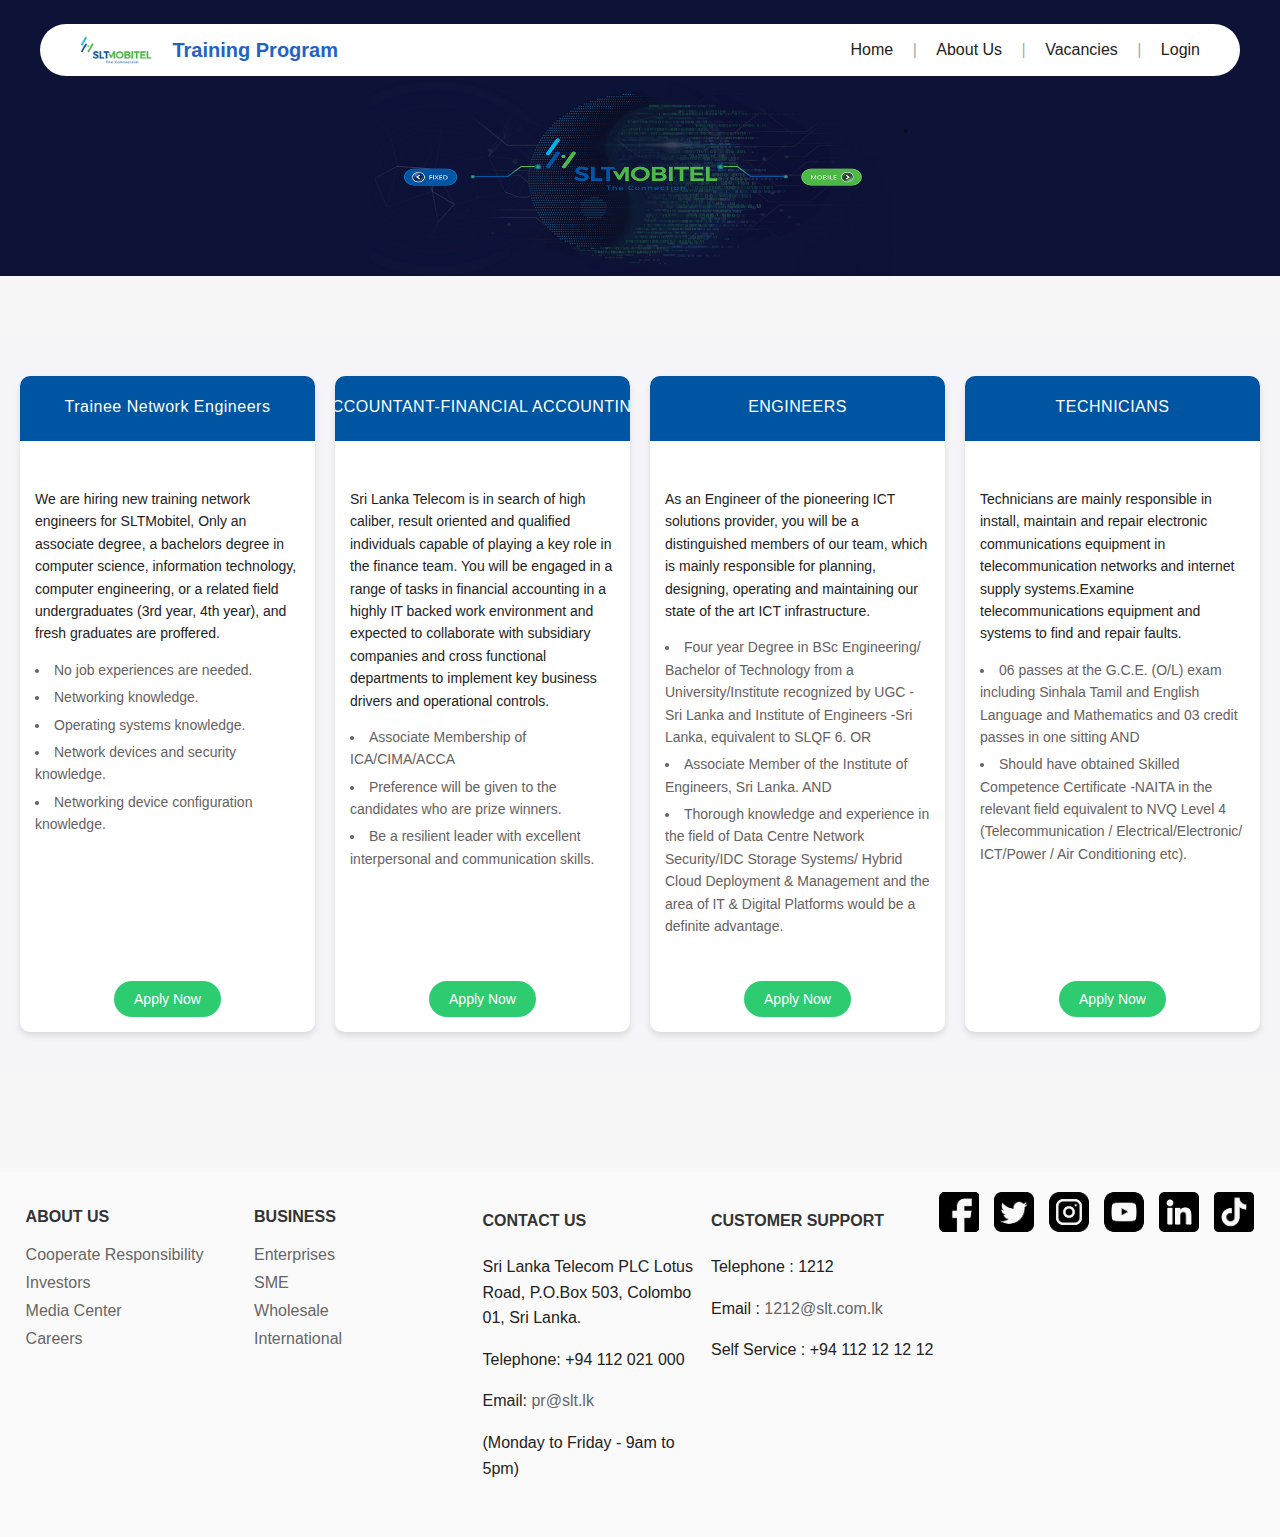
<file: index.html>
<!DOCTYPE html>
<html lang="en">
<head>
  <meta charset="UTF-8">
  <title>SLT-Mobitel Training Program</title>
  <meta name="viewport" content="width=device-width, initial-scale=1.0">
  <link rel="stylesheet" href="home.css">
</head>
<body>
  <!-- Header -->
  <div class="header">
    <div class="header-content">
      <!-- Navigation Bar -->
      <div class="navbar">
        <div class="navbar-left">
          <img src="logo.png" alt="SLT Mobitel Logo" class="logo">
          <span class="program-title">Training Program</span>
        </div>
        <div class="navbar-right">
          <a href="#">Home</a>
          <span class="divider">|</span>
          <a href="#">About Us</a>
          <span class="divider">|</span>
          <a href="#">Vacancies</a>
          <span class="divider">|</span>
          <a href="login.html">Login</a>
        </div>
      </div>
    </div>
    <div class="banner">
      <img src="banner.png" alt="SLT Mobitel Banner">
    </div>
  </div>

   
  <div class="container">
    <!-- Card 1 -->
    <div class="card">
      <div class="card-header">Trainee Network Engineers</div>
      <div class="card-body">
        <p>We are hiring new training network engineers for
SLTMobitel, Only an associate degree, a bachelors
degree in computer science, information technology,
computer engineering, or a related field undergraduates
(3rd year, 4th year), and fresh graduates are proffered.</p>
        <ul>
          <li>No job experiences are needed.</li>
          <li>Networking knowledge.</li>
          <li>Operating systems knowledge.</li>
          <li>Network devices and security knowledge.</li>
          <li>Networking device configuration knowledge.</li>
        </ul>
      </div>
      <div class="card-footer">
        <button class="apply-button">Apply Now</button>
      </div>
    </div>

    <!-- Card 2 -->
    <div class="card">
      <div class="card-header">ACCOUNTANT-FINANCIAL ACCOUNTING</div>
      <div class="card-body">
        <p>Sri Lanka Telecom is in search of high caliber, result
oriented and qualified individuals capable of playing a
key role in the finance team. You will be engaged in a
range of tasks in financial accounting in a highly IT
backed work environment and expected to collaborate
with subsidiary companies and cross functional
departments to implement key business drivers and
operational controls.</p>
        <ul>
          <li>Associate Membership of ICA/CIMA/ACCA</li>
          <li>Preference will be given to the candidates who are
prize winners.</li>
          <li>Be a resilient leader with excellent interpersonal and
communication skills.</li>
        </ul>
      </div>
      <div class="card-footer">
        <button class="apply-button">Apply Now</button>
      </div>
    </div>

    <!-- Card 3 -->
    <div class="card">
      <div class="card-header">ENGINEERS</div>
      <div class="card-body">
        <p>As an Engineer of the pioneering ICT solutions provider,
you will be a distinguished members of our team, which
is mainly responsible for planning, designing, operating
and maintaining our state of the art ICT infrastructure.
</p>
        <ul>
          <li>Four year Degree in BSc Engineering/ Bachelor of Technology
from a University/Institute recognized by UGC - Sri Lanka and
Institute of Engineers -Sri Lanka, equivalent to SLQF 6. OR
</li>
          <li>Associate Member of the Institute of Engineers, Sri Lanka. 

AND</li>
          <li>Thorough knowledge and experience in the field of Data
Centre Network Security/IDC Storage Systems/ Hybrid Cloud
Deployment & Management and the area of IT & Digital
Platforms would be a definite advantage.</li>
        </ul>
      </div>
      <div class="card-footer">
        <button class="apply-button">Apply Now</button>
      </div>
    </div>

    <!-- Card 4 -->
    <div class="card">
      <div class="card-header">TECHNICIANS</div>
      <div class="card-body">
        <p>Technicians are mainly responsible in install, maintain and repair electronic communications equipment in telecommunication networks and internet supply systems.Examine telecommunications equipment and systems to find and repair faults.
</p>
        <ul>
          <li>06 passes at the G.C.E. (O/L) exam including Sinhala Tamil and
English Language and Mathematics and 03 credit passes in
one sitting AND
</li>
          <li>Should have obtained Skilled Competence Certificate -NAITA in the relevant field equivalent to NVQ Level 4 (Telecommunication / Electrical/Electronic/ ICT/Power / Air
Conditioning etc).</li>
        </ul>
      </div>
      <div class="card-footer">
        <button class="apply-button">Apply Now</button>
      </div>
    </div>
  </div>
  <!-- Footer -->
  <div class="footer">
        <div class="footer-column about-us">
            <h3>ABOUT US</h3>
            <ul>
                <li><a href="#">Cooperate Responsibility</a></li>
                <li><a href="#">Investors</a></li>
                <li><a href="#">Media Center</a></li>
                <li><a href="#">Careers</a></li>
            </ul>
        </div>

        <div class="footer-column business">
            <h3>BUSINESS</h3>
            <ul>
                <li><a href="#">Enterprises</a></li>
                <li><a href="#">SME</a></li>
                <li><a href="#">Wholesale</a></li>
                <li><a href="#">International</a></li>
            </ul>
        </div>

        <div class="footer-column contact-info">
            <h3>CONTACT US</h3>
            <p>Sri Lanka Telecom PLC Lotus Road, P.O.Box 503, Colombo 01, Sri Lanka.</p>
            <p>Telephone: +94 112 021 000</p>
            <p>Email: <a href="mailto:pr@slt.lk">pr@slt.lk</a></p>
            <p>(Monday to Friday - 9am to 5pm)</p>
        </div>

        <div class="footer-column customer-support">
            <h3>CUSTOMER SUPPORT</h3>
            <p>Telephone : 1212</p>
            <p>Email : <a href="mailto:1212@slt.com.lk">1212@slt.com.lk</a></p>
            <p>Self Service : +94 112 12 12 12</p>
        </div>

        <div class="footer-column social-icons">
            <img src="facebook.png" alt="Facebook">
            <img src="twitter.png" alt="Twitter">
            <img src="instagram.png" alt="Instagram">
            <img src="youtube.png" alt="YouTube">
            <img src="linkedin.png" alt="LinkedIn">
            <img src="tiktok.png" alt="TikTok">
        </div>
    </div>

</body>
</html>
</file>
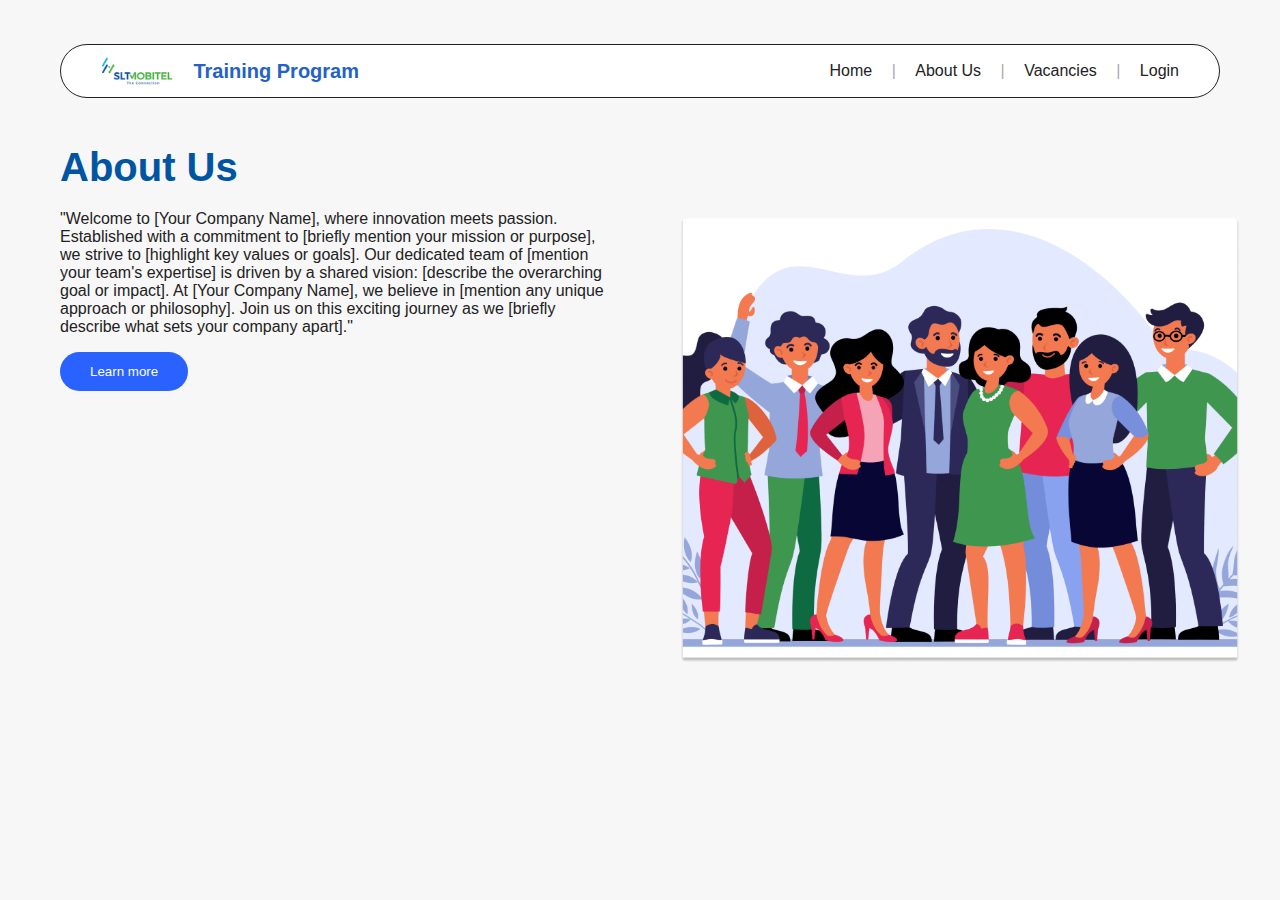
<file: about.html>
<!DOCTYPE html>
<html lang="en">
<head>
  <meta charset="UTF-8">
  <title>SLT-Mobitel Training Program</title>
  <meta name="viewport" content="width=device-width, initial-scale=1.0">
  <link rel="stylesheet" href="about-css.css">
</head>
<body>
  <!-- Header -->
  <div class="header">
    <div class="header-content">
      <!-- Navigation Bar -->
      <div class="navbar">
        <div class="navbar-left">
          <img src="logo.png" alt="SLT Mobitel Logo" class="logo">
          <span class="program-title">Training Program</span>
        </div>
        <div class="navbar-right">
          <a href="index.html">Home</a>
          <span class="divider">|</span>
          <a href="about.html">About Us</a>
          <span class="divider">|</span>
          <a href="vacancies.html">Vacancies</a>
          <span class="divider">|</span>
          <a href="login.html">Login</a>
        </div>
      </div>
    </div>
    <div class="about-us">
        <div class="content">
            <h1>About Us</h1>
            <p>
                "Welcome to [Your Company Name], where innovation meets passion. Established with a commitment to [briefly mention your mission or purpose], we strive to [highlight key values or goals]. Our dedicated team of [mention your team's expertise] is driven by a shared vision: [describe the overarching goal or impact]. At [Your Company Name], we believe in [mention any unique approach or philosophy]. Join us on this exciting journey as we [briefly describe what sets your company apart]."
            </p>
            <button class="btn">Learn more</button>
        </div>
        <div class="team-image">
            
            <img src="team.png" alt="Our Team">
        </div>
    </div>

  </div>

</body>
</html>
</file>
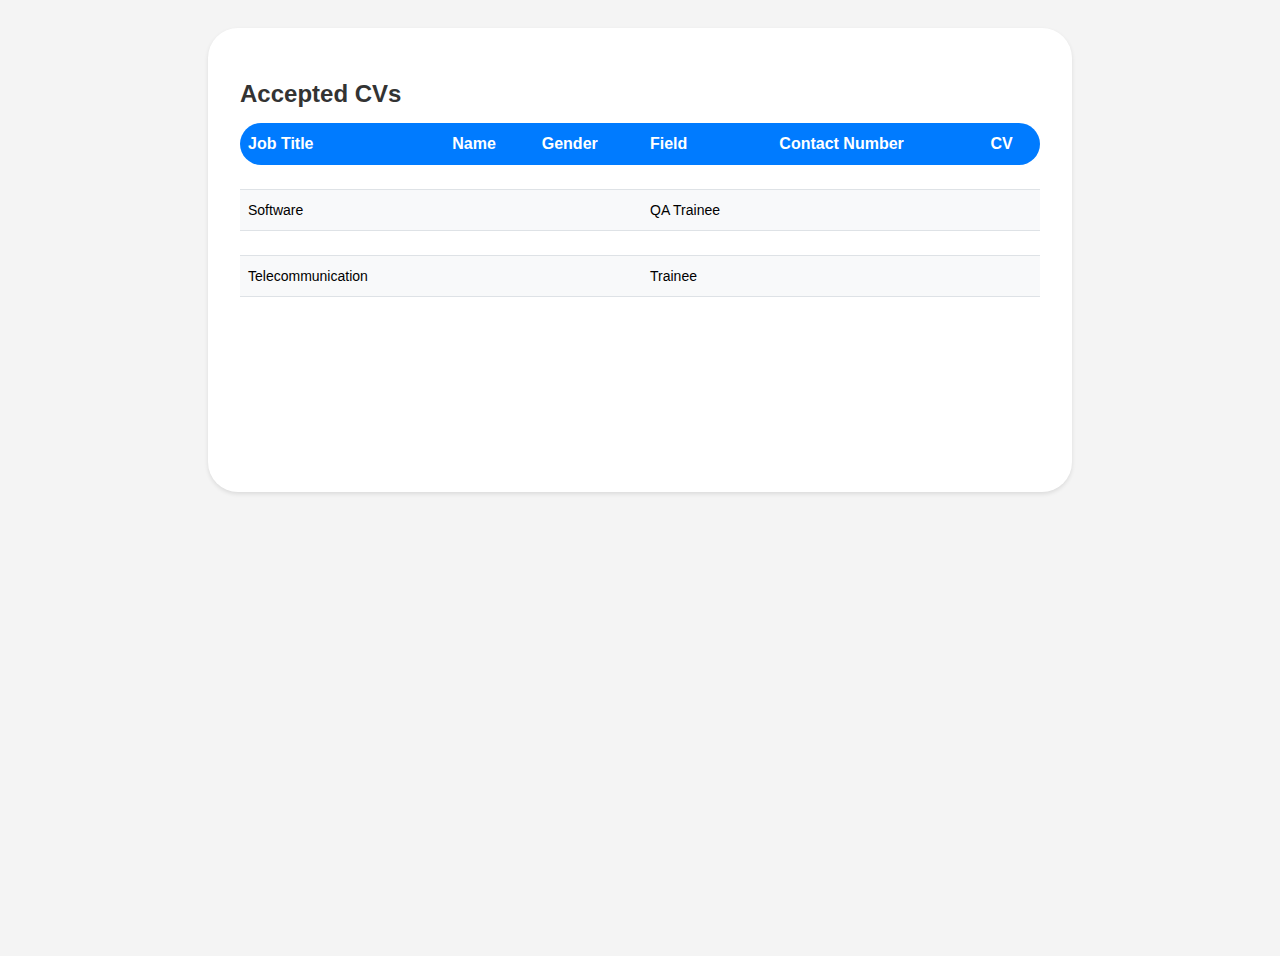
<file: Accepted-CVs.html>
<!DOCTYPE html>
<html lang="en">
<head>
    <meta charset="UTF-8">
    <meta name="viewport" content="width=device-width, initial-scale=1.0">
    <title>Accepted CVs</title>
    <style>
        body {
            font-family: Arial, sans-serif;
            background-color: #f4f4f4;
            padding: 20px;
            min-height: 100vh;
        }

        .container {
            background: white;
            border-radius: 30px;
            box-shadow: 0 2px 4px rgba(0,0,0,0.1);
            padding: 2rem;
            max-width: 800px;
            height: 400px;
            margin: 0 auto;
        }

        h2 {
            color: #333333;
            font-size: 24px;
            margin-bottom: 15px;
        }

        table {
            width: 100%;
            border-collapse: collapse;
            border-radius:30px;
        }
        
        thead th:first-child {
            border-top-left-radius: 30px;
            border-bottom-left-radius: 30px;
        }
        thead th:last-child {
            border-top-right-radius: 30px;
            border-bottom-right-radius: 30px;
        }
     

        thead th {
            background: #007bff;
            color: white;
            padding: 12px 8px;
            text-align: left;
            
        }

        tbody tr {
            border-bottom: 1px solid #dee2e6;
        }

        tbody tr:nth-child(even) {
            background-color: #f8f9fa;
        }

        tbody tr:hover {
            background-color: #e9ecef;
        }

        td {
            padding: 12px 8px;
            font-size: 14px;
        }

        .cv-link {
            color: #007bff;
            text-decoration: none;
        }

        .cv-link:hover {
            text-decoration: underline;
        }
    </style>
</head>
<body>
    <div class="container">
        <h2>Accepted CVs</h2>
        <table>
            <thead>
                <tr>
                    <th>Job Title</th>
                    <th>Name</th>
                    <th>Gender</th>
                    <th>Field</th>
                    <th>Contact Number</th>
                    <th>CV</th>
                </tr>
            </thead>
            <tbody>
                <tr>
                    <td></td>
                    <td></td>
                    <td></td>
                    <td></td>
                    <td></td>
                    <td></td>
                </tr>
                <tr>
                    <td>Software</td>
                    <td></td>
                    <td></td>
                    <td>QA Trainee</td>
                    <td></td>
                    <td></td>
                </tr>
                <tr>
                    <td></td>
                    <td></td>
                    <td></td>
                    <td></td>
                    <td></td>
                    <td></td>
                </tr>
                <tr>
                    <td>Telecommunication</td>
                    <td></td>
                    <td></td>
                    <td>Trainee</td>
                    <td></td>
                    <td></td>
                </tr>
            </tbody>
        </table>
    </div>
</body>
</html>
</file>
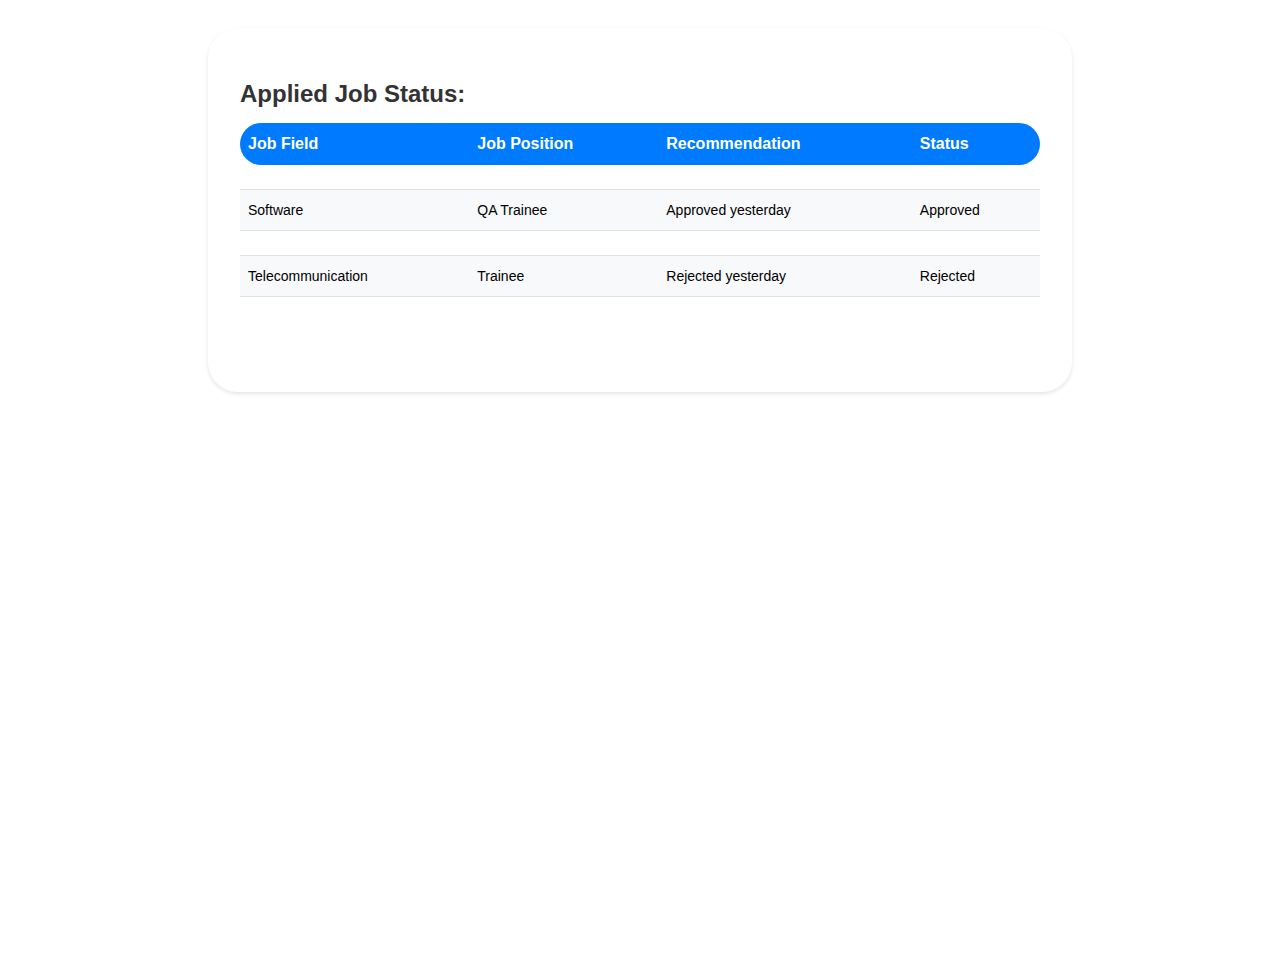
<file: Applied-Job.html>
<!DOCTYPE html>
<html lang="en">
<head>
    <meta charset="UTF-8">
    <meta name="viewport" content="width=device-width, initial-scale=1.0">
    <title>Applied Job</title>
    <style>
        body {
            font-family: Arial, sans-serif;
            background-color: transparent;
            padding: 20px;
            min-height: 100vh;
        }

        .container {
            background: transparent;
            
            border-radius: 30px;
            box-shadow: 0 2px 4px rgba(0,0,0,0.1);
            padding: 2rem;
            max-width: 800px;
            height: 300px;
            margin: 0 auto;
        }

        h2 {
            color: #333333;
            font-size: 24px;
            margin-bottom: 15px;
        }

        table {
            
            width: 100%;
            border-collapse: collapse;
            border-radius:30px;
        }
        
        thead th:first-child {
            border-top-left-radius: 30px;
            border-bottom-left-radius: 30px;
        }
        thead th:last-child {
            border-top-right-radius: 30px;
            border-bottom-right-radius: 30px;
        }
     

        thead th {
            background: #007bff;
            color: white;
            padding: 12px 8px;
            text-align: left;
            
        }

        tbody tr {
            border-bottom: 1px solid #dee2e6;
        }

        tbody tr:nth-child(even) {
            background-color: #f8f9fa;
        }

        tbody tr:hover {
            background-color: #e9ecef;
        }

        td {
            padding: 12px 8px;
            font-size: 14px;
        }

        .cv-link {
            color: #007bff;
            text-decoration: none;
        }

        .cv-link:hover {
            text-decoration: underline;
        }
    </style>
</head>
<body>
    <div class="container">
        <h2>Applied Job Status:</h2>
        <table>
            <thead>
                <tr>
                    <th>Job  Field</th>
                    <th>Job Position</th>
                    <th>Recommendation</th>
                    <th>Status</th>
                    
                </tr>
            </thead>
            <tbody>
                <tr>
                    <td></td>
                    <td></td>
                    <td></td>
                    <td></td>
                    
                </tr>
                <tr>
                    <td>Software</td>
                    <td>QA Trainee</td>
                    <td>Approved yesterday</td>
                    <td>Approved</td>
                    
                </tr>
                <tr>
                    <td></td>
                    <td></td>
                    <td></td>
                    <td></td>
                    
                </tr>
                <tr>
                    <td>Telecommunication</td>
                    <td>Trainee</td>
                    <td>Rejected yesterday</td>
                    <td>Rejected</td>
                </tr>
            </tbody>
        </table>
    </div>
</body>
</html>
</file>
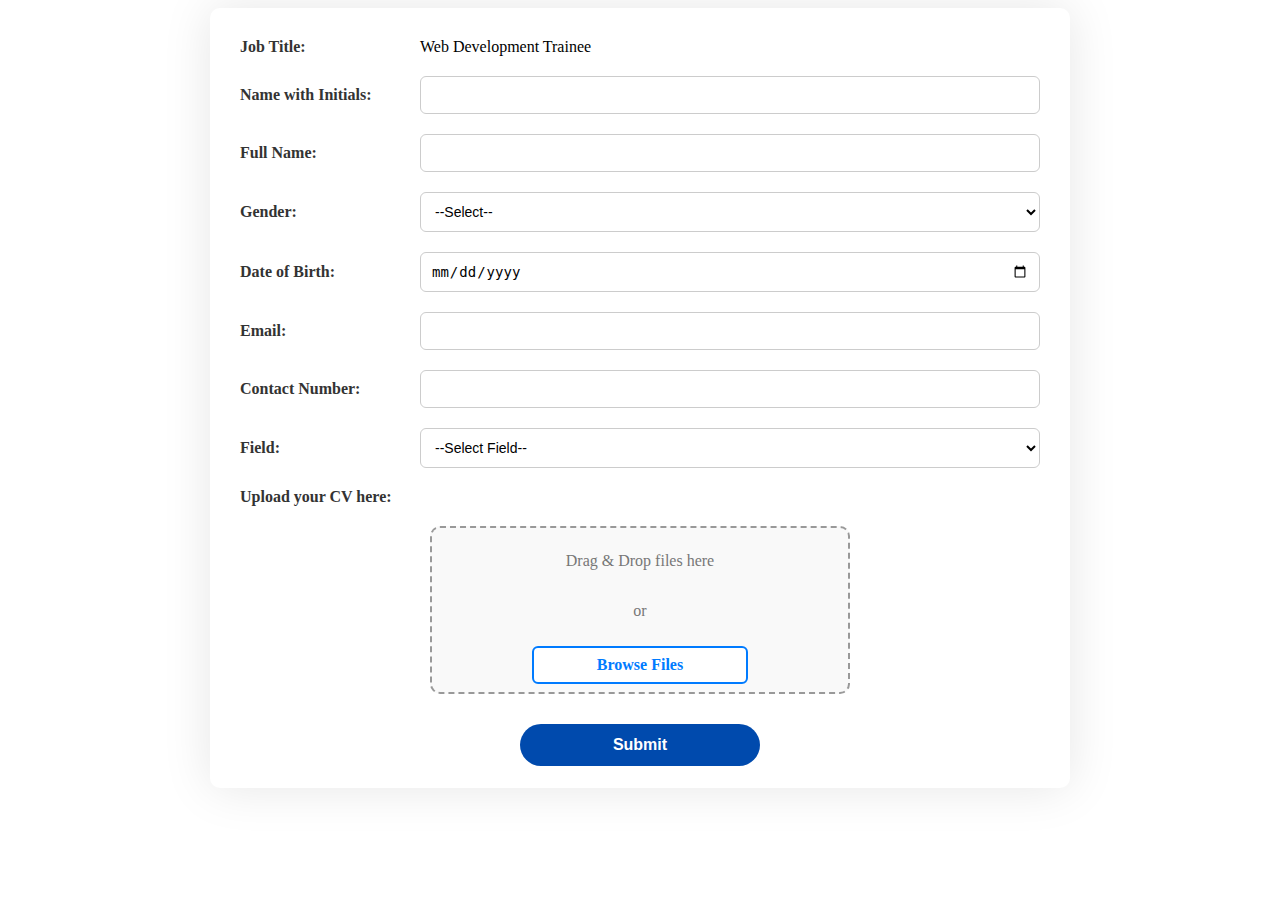
<file: apply-form.html>
<!DOCTYPE html>
<html lang="en">
<head>
  <meta charset="UTF-8">
  <title>Web Development Trainee Application</title>
  <style>
    body {
      
      background: transparent;
      
    }

    form {
      max-width: 800px;
      max-height: 720px;
      margin: auto;
      background: transparent;
      padding: 30px;
      border-radius: 10px;
      box-shadow: 0 0 50px rgba(0, 0, 0, 0.1);
    }

    form div {
      margin-bottom: 20px;
      display: flex;
      align-items: center;
    }

    label {
      width: 180px;
      font-weight: bold;
      color: #333;
    }

    span {
      font-size: 16px;
    }

    input[type="text"],
    input[type="email"],
    input[type="tel"],
    input[type="date"],
    select {
      flex: 1;
      padding: 10px;
      border: 1px solid #ccc;
      border-radius: 6px;
      font-size: 14px;
    }

    select {
      background: #fff;
    }

    #cv-upload-box {
      border: 2px dashed #999;
      border-radius: 10px;
      padding: 8px;
      text-align: center;
      color: #777;
      background: #f9f9f9;
      display: flex;
      flex-direction: column;
      align-items: center;
      justify-content: center;
      width: 50%;
      margin: auto;
    }

    #cv-upload-box:hover {
      border-color: #007bff;
    }

    #cv-upload-box input[type="file"] {
      display: none;
    }

    #browse-btn {
      display: inline-block;
      margin-top: 10px;
      padding: 8px 16px;
      background-color: #fff;
      border: 2px solid #007bff;
      border-radius: 6px;
      color: #007bff;
      cursor: pointer;
      font-weight: bold;
      text-decoration: none;
    }

    #browse-btn:hover {
      background-color: #007bff;
      color: white;
    }

    button[type="submit"] {
      width: 30%;
      background-color: #004aad;
      color: white;
      border: none;
      padding: 12px;
      font-size: 16px;
      font-weight: bold;
      border-radius: 30px;
      cursor: pointer;
      margin: auto;
    }

    button[type="submit"]:hover {
      background-color: #003580;
    }
  </style>
</head>
<body>
  <form action="#" method="post" enctype="multipart/form-data">
    <div>
      <label>Job Title:</label>
      <span>Web Development Trainee</span>
    </div>

    <div>
      <label for="initials">Name with Initials:</label>
      <input type="text" id="initials" name="initials" required>
    </div>

    <div>
      <label for="fullname">Full Name:</label>
      <input type="text" id="fullname" name="fullname" required>
    </div>

    <div>
      <label for="gender">Gender:</label>
      <select id="gender" name="gender" required>
        <option value="">--Select--</option>
        <option value="male">Male</option>
        <option value="female">Female</option>
        <option value="other">Other</option>
      </select>
    </div>

    <div>
      <label for="dob">Date of Birth:</label>
      <input type="date" id="dob" name="dob" required>
    </div>

    <div>
      <label for="email">Email:</label>
      <input type="email" id="email" name="email" required>
    </div>

    <div>
      <label for="contact">Contact Number:</label>
      <input type="tel" id="contact" name="contact" required>
    </div>

    <div>
      <label for="field">Field:</label>
      <select id="field" name="field" required>
        <option value="">--Select Field--</option>
        <option value="tne">Trainee Network Engineers</option>
        <option value="acc">ACCOUNTANT-FINANCIAL ACCOUNTING</option>
        <option value="eng">ENGINEERS</option>
        <option value="tech">TECHNICIANS</option>
      </select>
    </div>

    <div>
      <label>Upload your CV here:</label>
    </div>
    <div id="cv-upload-box" onclick="document.getElementById('cv').click();">
      <p>Drag & Drop files here</p>
      <p>or</p>
      <label for="cv" id="browse-btn">Browse Files</label>
      <input type="file" id="cv" name="cv" required>
    </div>

    <div style="margin-top: 30px;">
      <button type="submit">Submit</button>
    </div>
  </form>
</body>
</html>
</file>
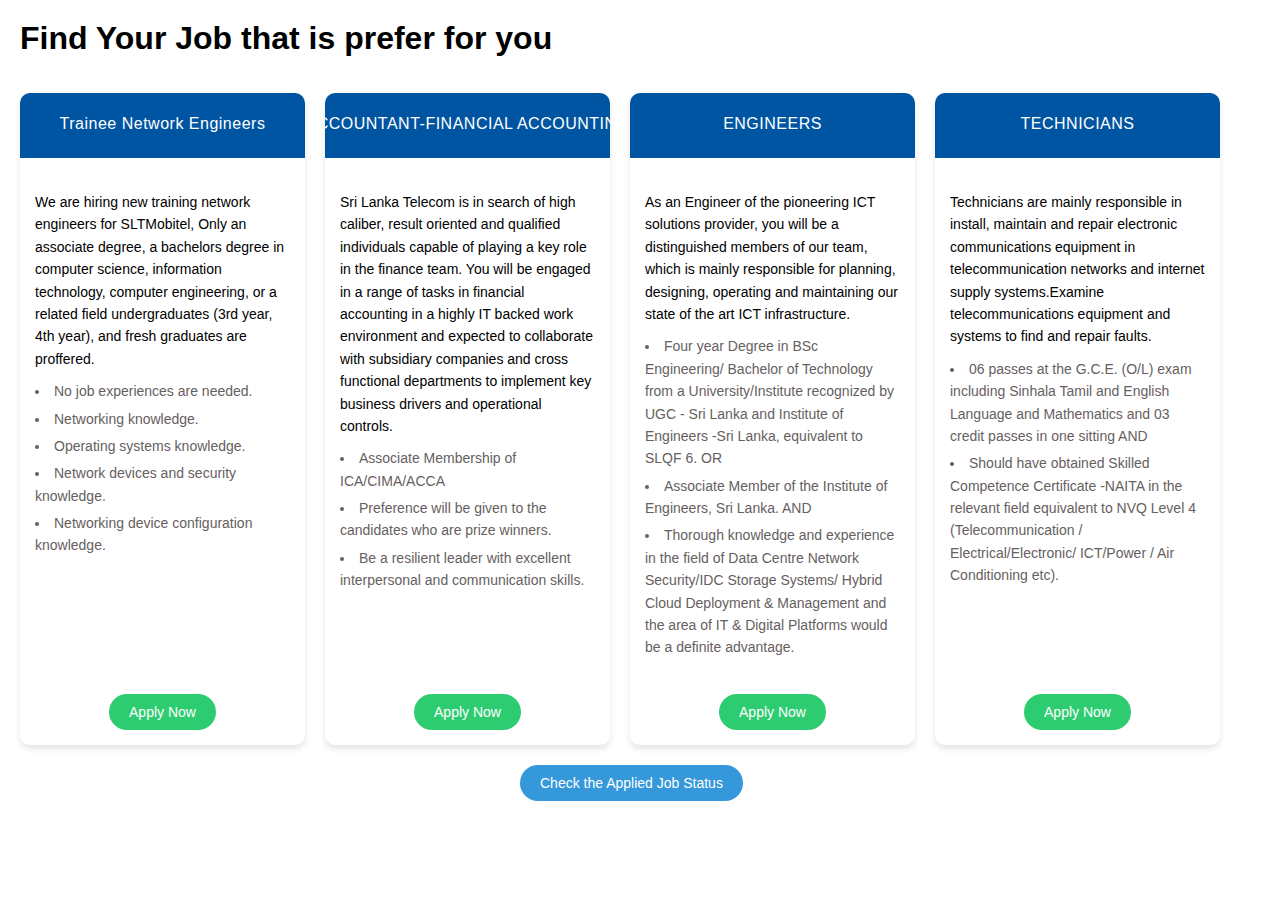
<file: card.html>
<!DOCTYPE html>
<html lang="en">
<head>
  <meta charset="UTF-8" />
  <meta name="viewport" content="width=device-width, initial-scale=1.0"/>
  <title>Job Cards</title>
  <link rel="stylesheet" href="card-css.css" />
</head>
<body>
  <h1>Find Your Job that is prefer for you</h1><br><br>
  <div class="container">
    <!-- Card 1 -->
    <div class="card">
      <div class="card-header">Trainee Network Engineers</div>
      <div class="card-body">
        <p>We are hiring new training network engineers for
SLTMobitel, Only an associate degree, a bachelors
degree in computer science, information technology,
computer engineering, or a related field undergraduates
(3rd year, 4th year), and fresh graduates are proffered.</p>
        <ul>
          <li>No job experiences are needed.</li>
          <li>Networking knowledge.</li>
          <li>Operating systems knowledge.</li>
          <li>Network devices and security knowledge.</li>
          <li>Networking device configuration knowledge.</li>
        </ul>
      </div>
      <div class="card-footer">
        <button class="apply-button" onclick="loadApplyFormContent(event)">Apply Now</button>
      </div>
    </div>

    <!-- Card 2 -->
    <div class="card">
      <div class="card-header">ACCOUNTANT-FINANCIAL ACCOUNTING</div>
      <div class="card-body">
        <p>Sri Lanka Telecom is in search of high caliber, result
oriented and qualified individuals capable of playing a
key role in the finance team. You will be engaged in a
range of tasks in financial accounting in a highly IT
backed work environment and expected to collaborate
with subsidiary companies and cross functional
departments to implement key business drivers and
operational controls.</p>
        <ul>
          <li>Associate Membership of ICA/CIMA/ACCA</li>
          <li>Preference will be given to the candidates who are
prize winners.</li>
          <li>Be a resilient leader with excellent interpersonal and
communication skills.</li>
        </ul>
      </div>
      <div class="card-footer">
        <button class="apply-button" onclick="loadApplyFormContent(event)">Apply Now</button>
      </div>
    </div>

    <!-- Card 3 -->
    <div class="card">
      <div class="card-header">ENGINEERS</div>
      <div class="card-body">
        <p>As an Engineer of the pioneering ICT solutions provider,
you will be a distinguished members of our team, which
is mainly responsible for planning, designing, operating
and maintaining our state of the art ICT infrastructure.
</p>
        <ul>
          <li>Four year Degree in BSc Engineering/ Bachelor of Technology
from a University/Institute recognized by UGC - Sri Lanka and
Institute of Engineers -Sri Lanka, equivalent to SLQF 6. OR
</li>
          <li>Associate Member of the Institute of Engineers, Sri Lanka. 

AND</li>
          <li>Thorough knowledge and experience in the field of Data
Centre Network Security/IDC Storage Systems/ Hybrid Cloud
Deployment & Management and the area of IT & Digital
Platforms would be a definite advantage.</li>
        </ul>
      </div>
      <div class="card-footer">
        <button class="apply-button" onclick="loadApplyFormContent(event)">Apply Now</button>
      </div>
    </div>

    <!-- Card 4 -->
    <div class="card">
      <div class="card-header">TECHNICIANS</div>
      <div class="card-body">
        <p>Technicians are mainly responsible in install, maintain and repair electronic communications equipment in telecommunication networks and internet supply systems.Examine telecommunications equipment and systems to find and repair faults.
</p>
        <ul>
          <li>06 passes at the G.C.E. (O/L) exam including Sinhala Tamil and
English Language and Mathematics and 03 credit passes in
one sitting AND
</li>
          <li>Should have obtained Skilled Competence Certificate -NAITA in the relevant field equivalent to NVQ Level 4 (Telecommunication / Electrical/Electronic/ ICT/Power / Air
Conditioning etc).</li>
        </ul>
      </div>
      <div class="card-footer">
        <button class="apply-button" onclick="loadApplyFormContent(event)">Apply Now</button>
      </div>
    </div>
  </div>
  <button class="check-button" onclick="loadAppliedJobContent(event)">Check the Applied Job Status</button>
</body>
</html>
</file>
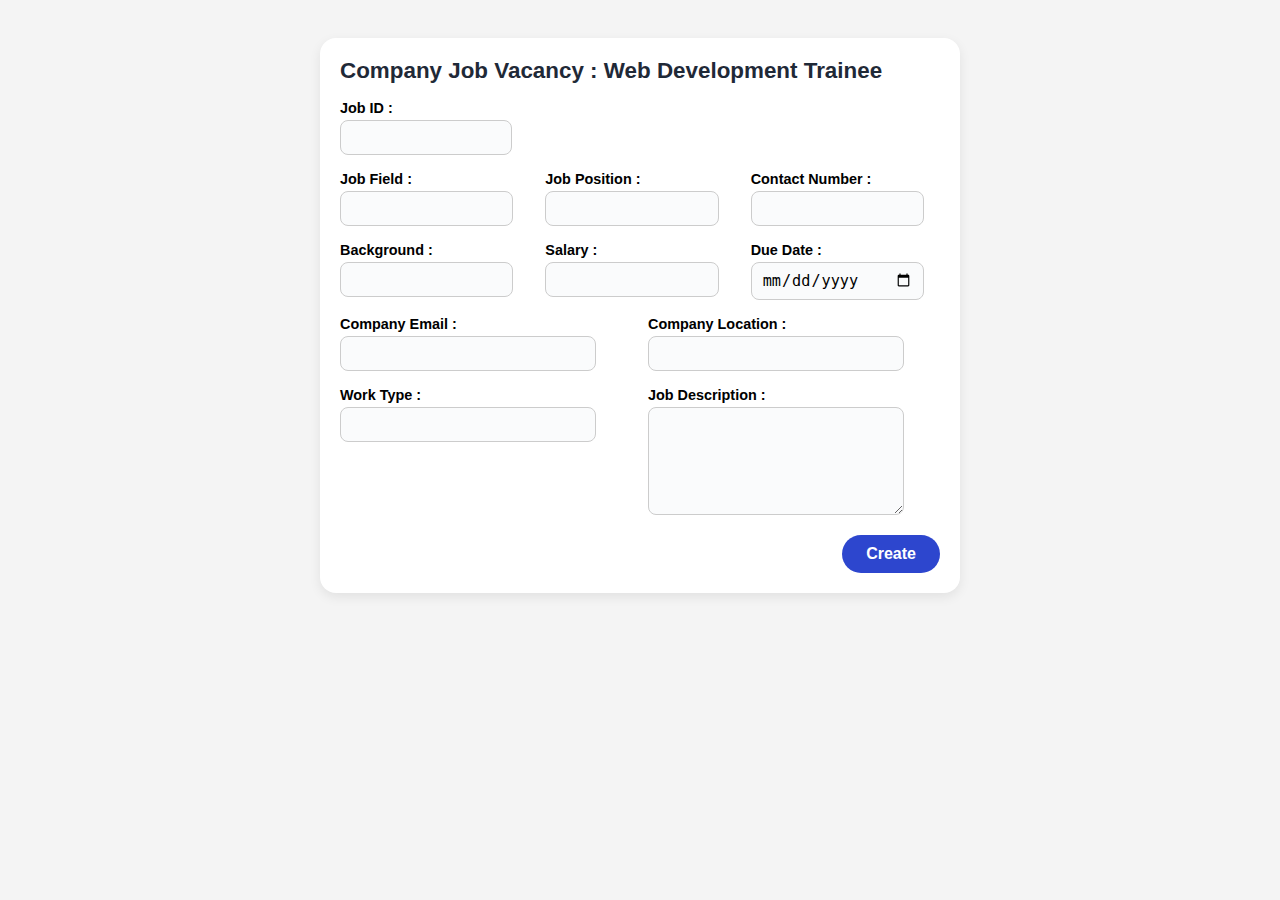
<file: job-creation.html>
<!DOCTYPE html>
<html lang="en">
<head>
  <meta charset="UTF-8" />
  <meta name="viewport" content="width=device-width, initial-scale=1.0"/>
  <title>Job Creation</title>
  <style>
    body {
  background: #f4f4f4;
  font-family: Arial, sans-serif;
  padding: 10px;
}

.job-form-container {
  background: #fff;
  border-radius: 16px;
  box-shadow: 0 4px 12px rgba(0,0,0,0.08);
  max-width: 600px; /* reduced width */
  margin: 20px auto;
  padding: 20px;
}

.job-form-container h2 {
  margin-top: 0;
  margin-bottom: 16px;
  font-size: 1.4rem;
  font-weight: 700;
  color: #1f2937;
}

.form-row {
  display: flex;
  gap: 16px;
  flex-wrap: wrap;
  margin-bottom: 16px;
}

.form-group {
  flex: 1 1 100%;
  min-width: 180px;
}

/* For 3-column layout */
.form-row.trio .form-group {
  flex: 1 1 calc(33.333% - 12px);
}

/* 2-column layout */
.form-row.double .form-group {
  flex: 1 1 calc(50% - 10px);
}

#job-id {
  width:150px;
}

label {
  display: block;
  font-weight: 600;
  margin-bottom: 4px;
  font-size: 0.9rem;
}

input[type="text"],
input[type="email"],
input[type="date"],
textarea {
  width: 80%;
  padding: 8px 10px;
  border: 1px solid #ccc;
  border-radius: 8px;
  font-size: 0.95rem;
  background: #fafbfc;
}

textarea {
  min-height: 60px;
}

.submit-wrapper {
  text-align: right;
}

.submit-btn {
  background: rgba(45, 70, 206, 1);
  color: #fff;
  font-weight: 600;
  font-size: 1rem;
  border: none;
  border-radius: 20px;
  padding: 10px 24px;
  cursor: pointer;
}

/* Responsive */
@media (max-width: 600px) {
  .form-row,
  .form-row.trio,
  .form-row.double {
    flex-direction: column;
  }
}

  </style>
</head>
<body>
  <div class="job-form-container">
    <h2>Company Job Vacancy : Web Development Trainee</h2>
    <form>
      <!-- Row 1-->
      <div class="form-row" id="job-id" >
        <div class="form-group">
          <label for="job-id">Job ID :</label>
          <input type="text" id="job-id" />
        </div>
      </div>

      <!-- Row 2 -->
      <div class="form-row trio">
        <div class="form-group">
          <label for="job-field">Job Field :</label>
          <input type="text" id="job-field" />
        </div>
        <div class="form-group">
          <label for="job-position">Job Position :</label>
          <input type="text" id="job-position" />
        </div>
        <div class="form-group">
          <label for="contact-number">Contact Number :</label>
          <input type="text" id="contact-number" />
        </div>
      </div>

      <!-- Row 3 -->
      <div class="form-row trio">
        <div class="form-group">
          <label for="background">Background :</label>
          <input type="text" id="background" />
        </div>
        <div class="form-group">
          <label for="salary">Salary :</label>
          <input type="text" id="salary" />
        </div>
        <div class="form-group">
          <label for="due-date">Due Date :</label>
          <input type="date" id="due-date" />
        </div>
      </div>

      <!-- Row 4-->
      <div class="form-row double">
        <div class="form-group">
          <label for="company-email">Company Email :</label>
          <input type="email" id="company-email" />
        </div>
        <div class="form-group">
          <label for="location">Company Location :</label>
          <input type="text" id="location" />
        </div>
      </div>

      <!-- Row 5 -->
      <div class="form-row double" id="last">
        <div class="form-group" >
          <label for="work-type">Work Type :</label>
          <input type="text" id="work-type" />
        </div>
        <div class="form-group 2">
          <label for="description">Job Description :</label>
          <textarea id="description" rows="5"></textarea>
        </div>
      </div>

      <!-- Submit Button -->
      <div class="submit-wrapper">
        <input type="submit" value="Create" class="submit-btn" />
      </div>
    </form>
  </div>
</body>
</html>
</file>
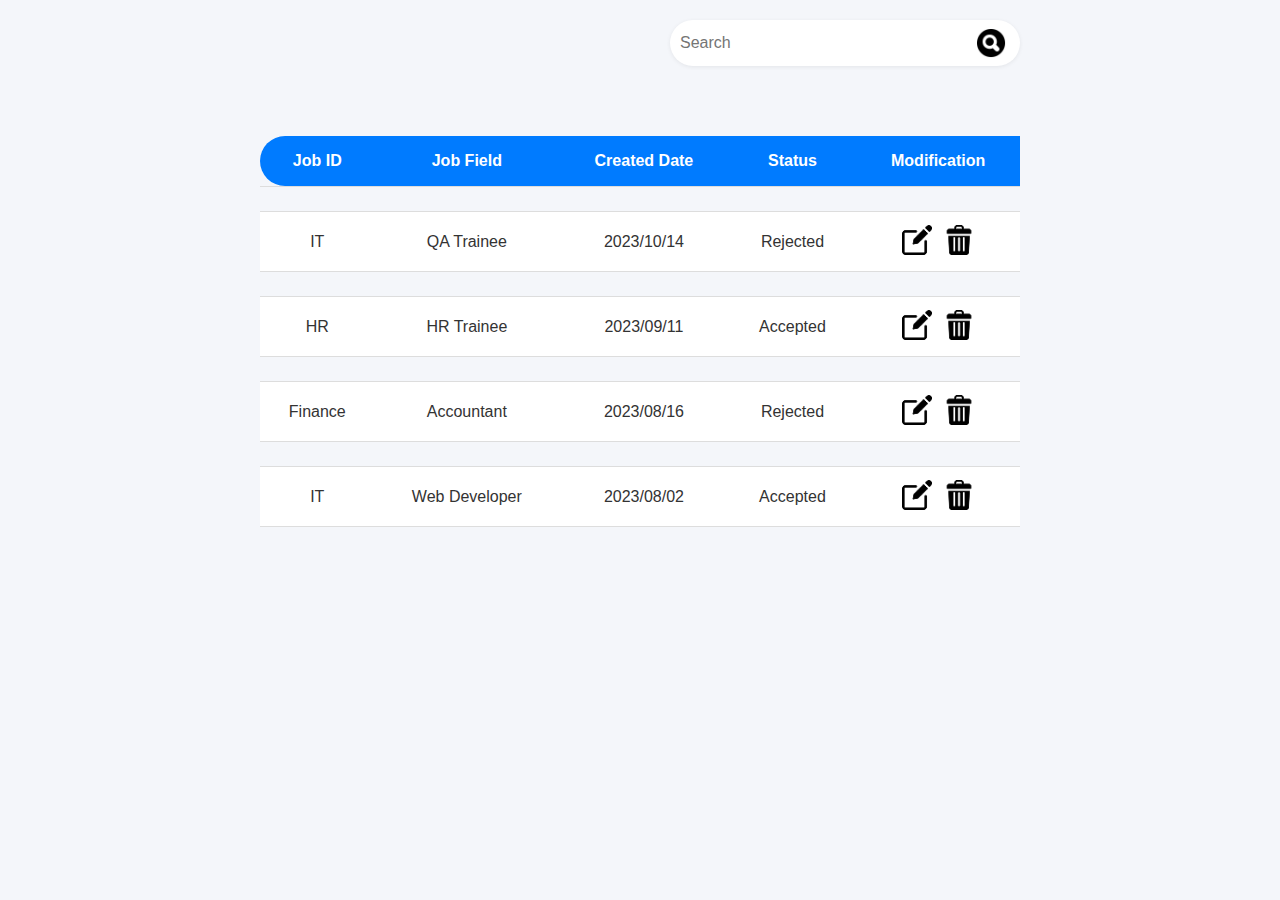
<file: Job-modification.html>
<!DOCTYPE html>
<html lang="en">
<head>
    <meta charset="UTF-8">
    <meta name="viewport" content="width=device-width, initial-scale=1.0">
    <title>Job modification</title>
    <style>
        /* General Reset */
        * {
            margin: 0;
            
            box-sizing: border-box;
        }

        body {
            font-family: Arial, sans-serif;
            background-color: #f4f6fa;
            color: #333;
            line-height: 1.6;
        }

        .container {
            max-width: 800px;
            margin: 0 auto;
            padding: 20px;
        }

        /* Search Bar Styling */
       .search-bar {
    display: flex;
    justify-content: flex-end;
    margin-bottom: 70px;
    margin-left: auto;
    align-items: center;
    width: 350px;
    background: #fff;
    border-radius: 24px;
    box-shadow: 0 1px 4px rgba(0,0,0,0.07);
    padding: 2px 8px 2px 8px;
}


        .search-bar input[type="text"] {
            border: none;
            outline: none;
            background: transparent;
            flex: 1;
            font-size: 16px;
            border-radius: 24px;
        }

        .search-bar button {
            background: #fff;
            border: none;
            outline: none;
            cursor: pointer;
            border-radius: 50%;
            padding: 6px;
            margin-left: 4px;
            display: flex;
            align-items: center;
            justify-content: center;
        }
        .search-bar button img {
            width: 30px;
            height: 30px;
        }   

        /* Table Styling */
        table {
            width: 100%;
            border-collapse: collapse;
            margin-top: 20px;
        }
        th:first-child {
            border-top-left-radius: 30px;
            border-bottom-left-radius: 30px;
        }
       
        th, td {
            padding: 12px 15px;
            text-align: left;
            border-bottom: 1px solid #ddd;
            text-align: center;
        }

        th {
            background-color: #007bff;
            color: white;
            font-weight: bold;
            
        }

        tr:nth-child(even) {
            background-color: #fff;
        }

        /* Modification Buttons */
        .modification-buttons {
            display: flex;
            justify-content: center;
            align-items: center;
        }
        .modification-buttons button {
            background-color: transparent;
            border: none;
            cursor: pointer;

        }
        .modification-buttons button img {
            width: 30px;
            height: 30px;
            
        }
    </style>
</head>
<body>
    <div class="container">
        <!-- Search Bar -->
        <div class="search-bar">
            <input type="text" placeholder="Search" />
            <button><img src="search.png" alt="search"></button>
        </div>

        <!-- Job Application Table -->
        <table>
            <thead>
                <tr>
                    <th>Job ID</th>
                    <th>Job Field</th>
                    <th>Created Date</th>
                    <th>Status</th>
                    <th>Modification</th>
                </tr>
            </thead>
            <tbody>
                <tr>
                    <td></td>
                    <td></td>
                    <td></td>
                    <td> </td>
                    <td class="modification-buttons">
                        
                    </td>
                </tr>
                <tr>
                    <td>IT</td>
                    <td>QA Trainee</td>
                    <td>2023/10/14</td>
                    <td>Rejected</td>
                    <td class="modification-buttons">
                        <button><img src="edit.png" alt="edit"></button>
                        <button><img src="trash.png" alt="trash"></button>
                    </td>
                </tr>
                <tr>
                    <td></td>
                    <td></td>
                    <td></td>
                    <td> </td>
                    <td class="modification-buttons">
                        
                    </td>
                </tr>
                <tr>
                    <td>HR</td>
                    <td>HR Trainee</td>
                    <td>2023/09/11</td>
                    <td>Accepted</td>
                    <td class="modification-buttons">
                        <button><img src="edit.png" alt="edit"></button>
                        <button><img src="trash.png" alt="trash"></button>
                    </td>
                </tr>
                <tr>
                    <td></td>
                    <td></td>
                    <td></td>
                    <td> </td>
                    <td class="modification-buttons">
                        
                    </td>
                </tr>
                <tr>
                    <td>Finance</td>
                    <td>Accountant</td>
                    <td>2023/08/16</td>
                    <td>Rejected</td>
                    <td class="modification-buttons">
                        <button><img src="edit.png" alt="edit"></button>
                        <button><img src="trash.png" alt="trash"></button>
                    </td>
                </tr>
                <tr>
                    <td></td>
                    <td></td>
                    <td></td>
                    <td> </td>
                    <td class="modification-buttons">
                        
                    </td>
                </tr>
                <tr>
                    <td>IT</td>
                    <td>Web Developer</td>
                    <td>2023/08/02</td>
                    <td>Accepted</td>
                    <td class="modification-buttons">
                        <button><img src="edit.png" alt="edit"></button>
                        <button><img src="trash.png" alt="trash"></button>
                    </td>
                </tr>
            </tbody>
        </table>
    </div>
</body>
</html>
</file>
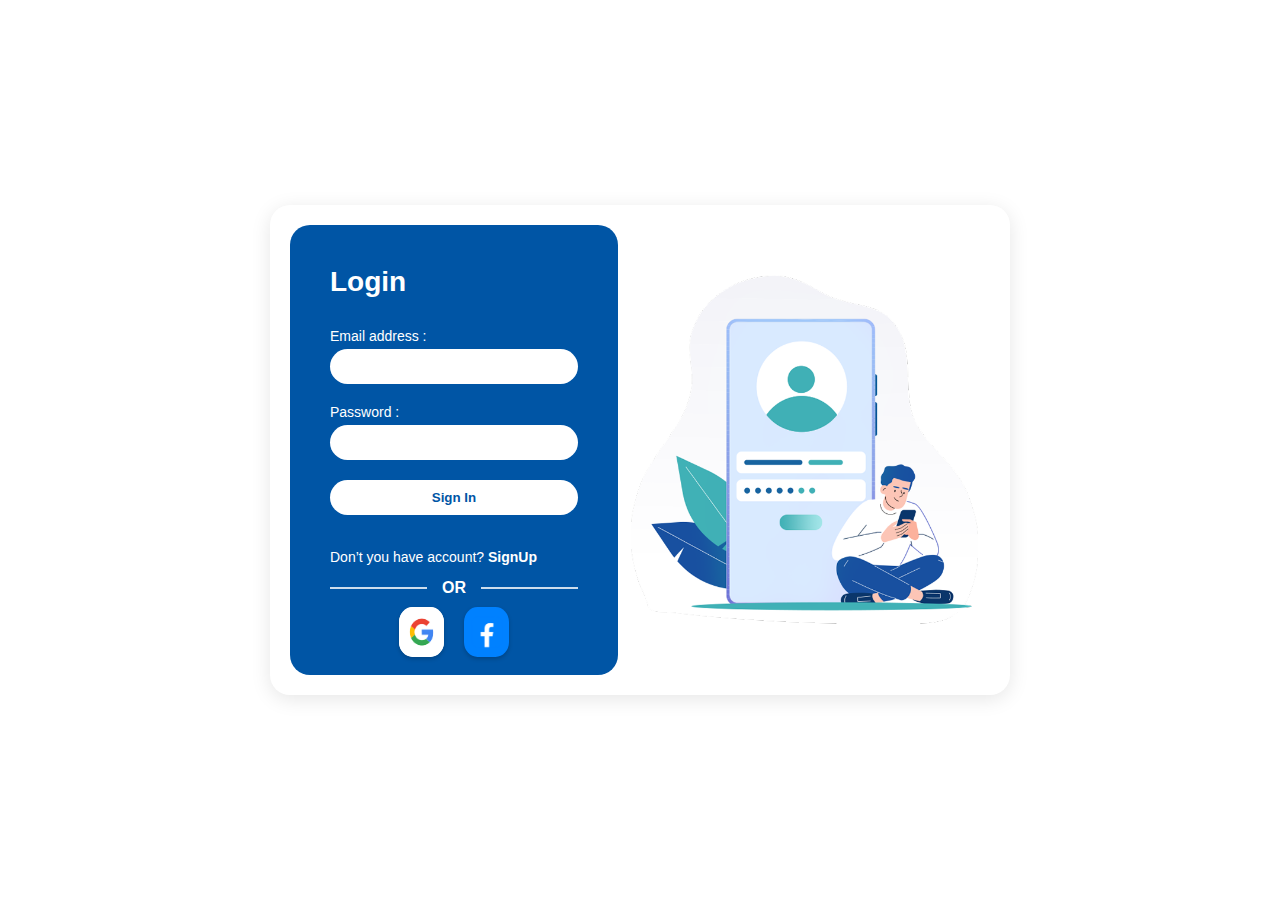
<file: login.html>
<!DOCTYPE html>
<html lang="en">
<head>
  <meta charset="UTF-8">
  <title>Login</title>
  <link rel="stylesheet" href="login_css.css">
</head>
<body>
  <div class="container">
    <div class="card">
      <div class="left-panel">
        <h2>Login</h2>
        <form>
          <label>Email address :</label>
          <input type="email" required>

          <label>Password :</label>
          <input type="password" required>

          <button type="submit" class="signin-btn">Sign In</button>

          <p class="signup-link">Don’t you have account? <a href="#">SignUp</a></p>

            <div class="or-divider">
            <div class="line"></div>
            <div class="or-text">OR</div>
            <div class="line"></div>
          </div>

          <div class="social-buttons">
              <div class="social-button google"><img src="image 2.png" alt="Google" /></div>
              <div class="social-button facebook"><img src="image 3.png" alt="Facebook" /></div>
          </div>
        </form>
      </div>
      <div class="right-panel">
        <img src="Rectangle 56.png" alt="right-img">
      </div>
    </div>
  </div>
</body>
</html>
</file>
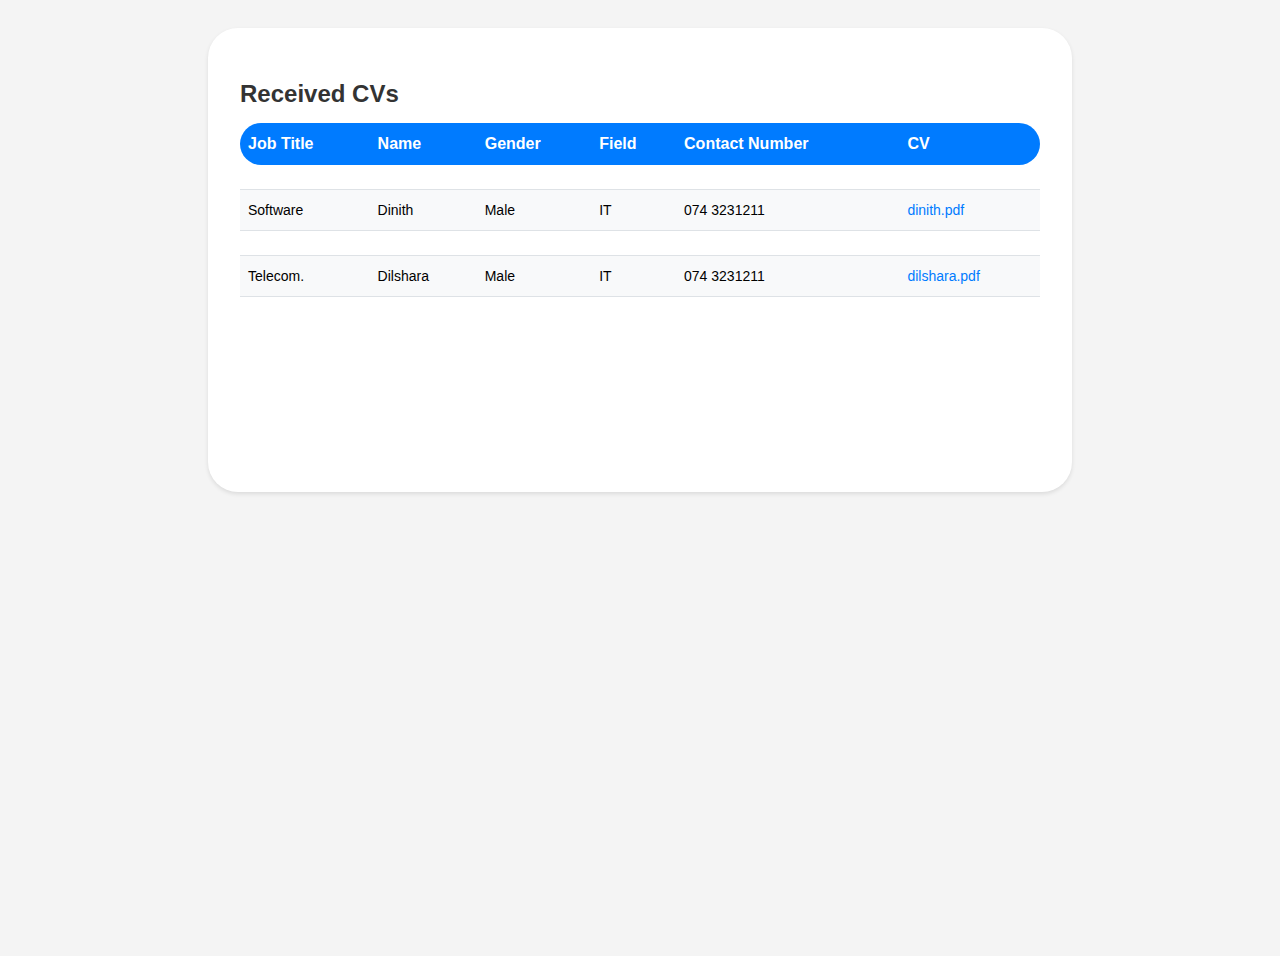
<file: Received-CVs.html>
<!DOCTYPE html>
<html lang="en">
<head>
    <meta charset="UTF-8">
    <meta name="viewport" content="width=device-width, initial-scale=1.0">
    <title>Received CVs</title>
    <style>
        body {
            font-family: Arial, sans-serif;
            background-color: #f4f4f4;
            padding: 20px;
            min-height: 100vh;
        }

        .container {
            background: white;
            border-radius: 30px;
            box-shadow: 0 2px 4px rgba(0,0,0,0.1);
            padding: 2rem;
            max-width: 800px;
            height: 400px;
            margin: 0 auto;
        }

        h2 {
            color: #333333;
            font-size: 24px;
            margin-bottom: 15px;
        }

        table {
            width: 100%;
            border-collapse: collapse;
            border-radius:30px;
        }
        
        thead th:first-child {
            border-top-left-radius: 30px;
            border-bottom-left-radius: 30px;
        }
        thead th:last-child {
            border-top-right-radius: 30px;
            border-bottom-right-radius: 30px;
        }
     

        thead th {
            background: #007bff;
            color: white;
            padding: 12px 8px;
            text-align: left;
            
        }

        tbody tr {
            border-bottom: 1px solid #dee2e6;
        }

        tbody tr:nth-child(even) {
            background-color: #f8f9fa;
        }

        tbody tr:hover {
            background-color: #e9ecef;
        }

        td {
            padding: 12px 8px;
            font-size: 14px;
        }

        .cv-link {
            color: #007bff;
            text-decoration: none;
        }

        .cv-link:hover {
            text-decoration: underline;
        }
    </style>
</head>
<body>
    <div class="container">
        <h2>Received CVs</h2>
        <table>
            <thead>
                <tr>
                    <th>Job Title</th>
                    <th>Name</th>
                    <th>Gender</th>
                    <th>Field</th>
                    <th>Contact Number</th>
                    <th>CV</th>
                </tr>
            </thead>
            <tbody>
                <tr>
                    <td></td>
                    <td></td>
                    <td></td>
                    <td></td>
                    <td></td>
                    <td></td>
                </tr>
                <tr>
                    <td>Software</td>
                    <td>Dinith</td>
                    <td>Male</td>
                    <td>IT</td>
                    <td>074 3231211</td>
                    <td><a href="#" class="cv-link">dinith.pdf</a></td>
                </tr>
                <tr>
                    <td></td>
                    <td></td>
                    <td></td>
                    <td></td>
                    <td></td>
                    <td></td>
                </tr>
                <tr>
                    <td>Telecom.</td>
                    <td>Dilshara</td>
                    <td>Male</td>
                    <td>IT</td>
                    <td>074 3231211</td>
                    <td><a href="#" class="cv-link">dilshara.pdf</a></td>
                </tr>
            </tbody>
        </table>
    </div>
</body>
</html>
</file>
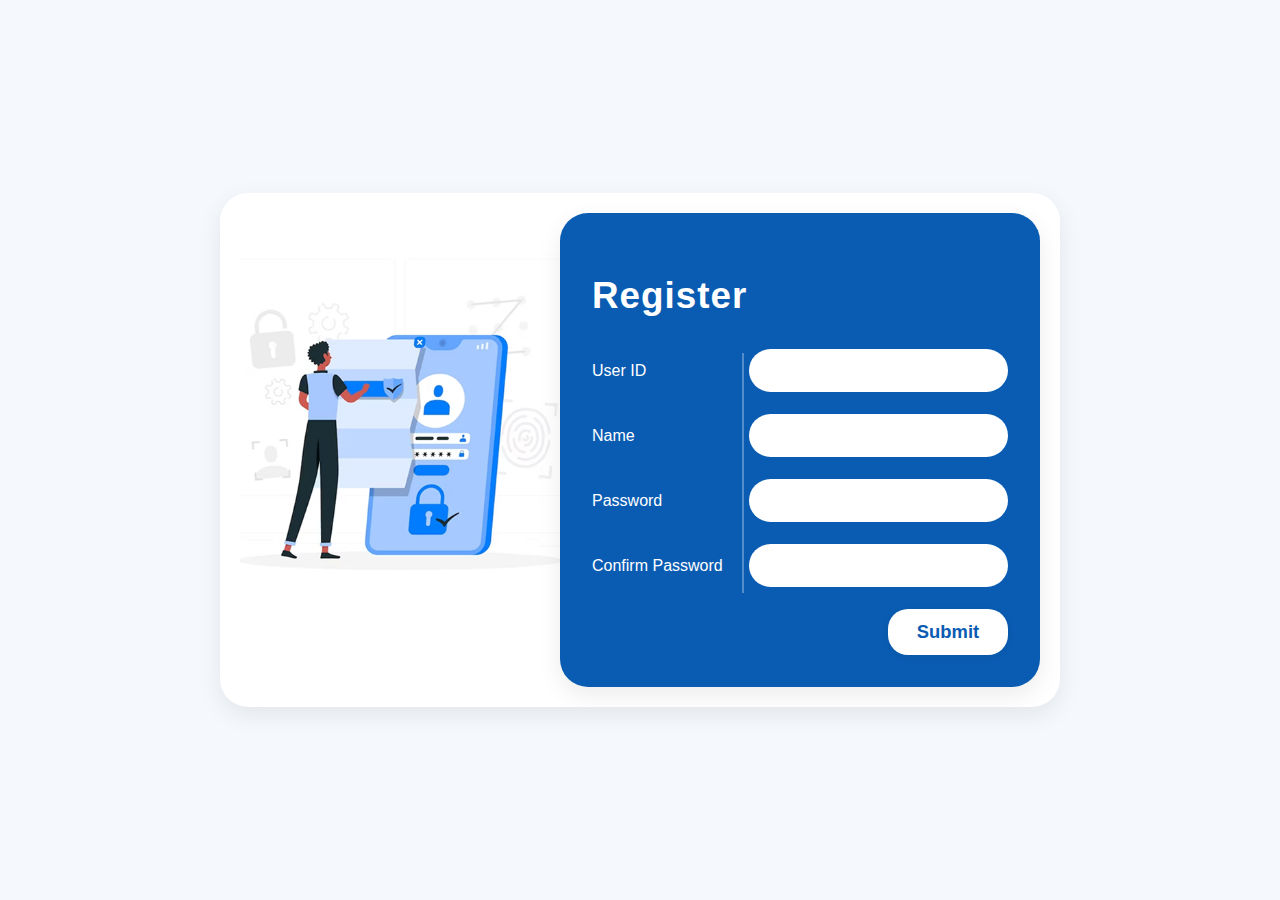
<file: Signup.html>
<!DOCTYPE html>
<html lang="en">
<head>
  <meta charset="UTF-8">
  <title>SignUp</title>
  <link rel="stylesheet" href="signup_css.css">
</head>
<body>
  <div class="container">
    <div class="card">
    <div class="left-panel">
      
      <img src="image 1.png" alt="Register" width="320">
    </div>
    <div class="right-panel">
      <h2>Register</h2>
      
      <form>
        <div class="divider"></div>
        <div class="form-row">
          <label for="userid">User ID</label>
          <input type="text" id="userid" name="userid" required>
        </div>
        <div class="form-row">
          <label for="name">Name</label>
          <input type="text" id="name" name="name" required>
        </div>
        <div class="form-row">
          <label for="password">Password</label>
          <input type="password" id="password" name="password" required>
        </div>
        <div class="form-row">
          <label for="confirmpassword">Confirm Password</label>
          <input type="password" id="confirmpassword" name="confirmpassword" required>
        </div>
        <button class="submit-btn" type="submit">Submit</button>
      </form>
    </div>
    </div>
  </div>
</body>
</html>
</file>
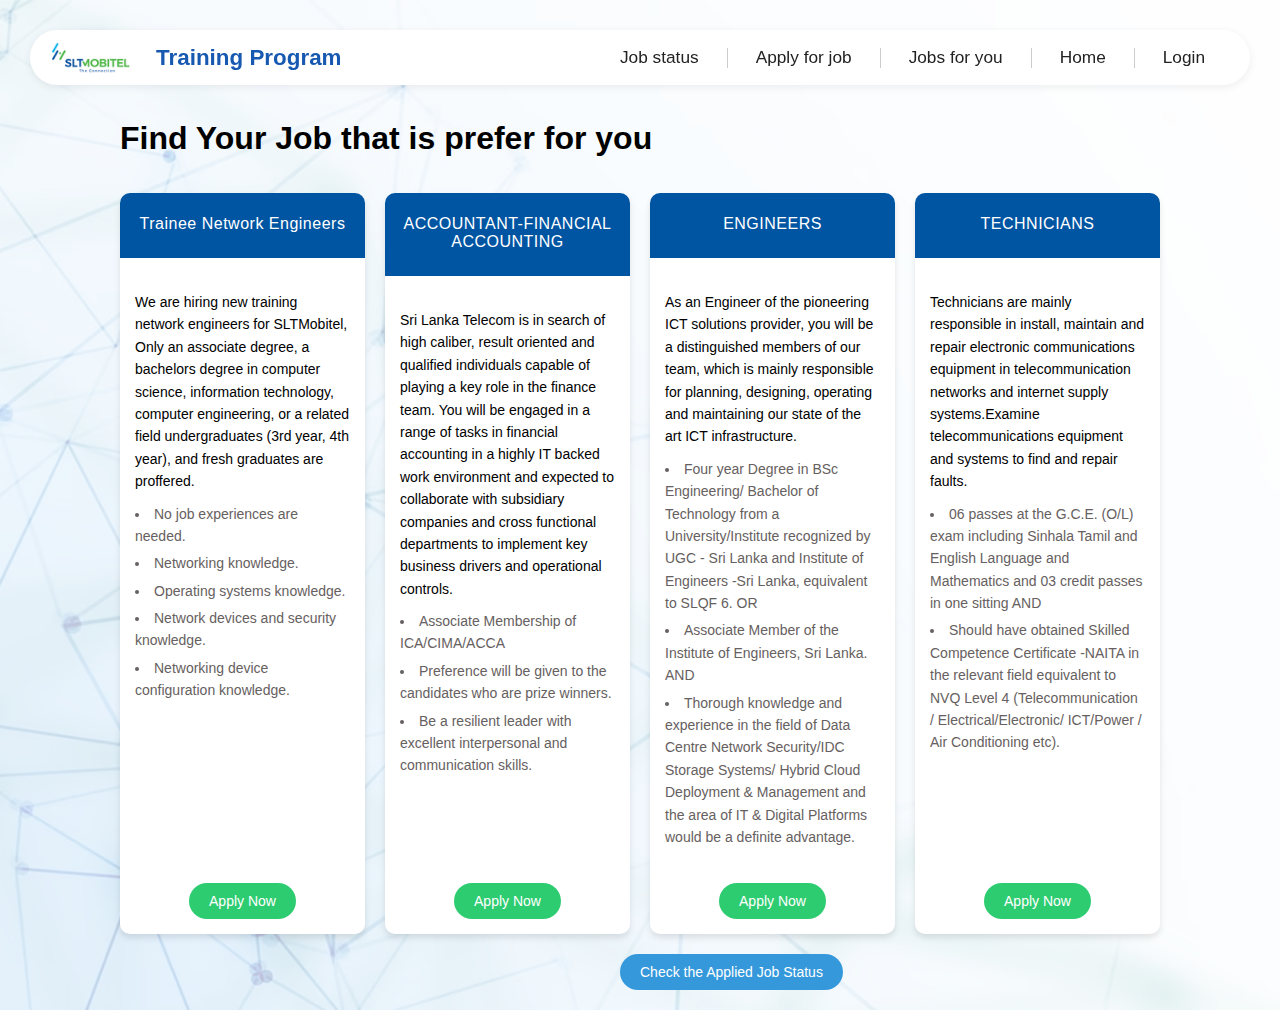
<file: vacancies.html>
<!DOCTYPE html>
<html lang="en">
<head>
  <meta charset="UTF-8">
  <title>SLTMobitel Training Program</title>
  <link href="https://fonts.googleapis.com/css?family=Roboto:400,700" rel="stylesheet">
  <style>
    body {
      margin-top: 100px;
      font-family: 'Roboto', Arial, sans-serif;
      background-image: url('background.png'); /* Replace with your actual background image */
      background-color: #f0f0f0; /* Fallback color */
      background-repeat: no-repeat;
      background-size: cover;
    }
    .navbar {
      background: #fff;
      box-shadow: 0 2px 8px rgba(0,0,0,0.07);
      border-radius: 30px;
      display: flex;
      align-items: center;
      margin: 30px;
      padding: 10px 10px;
      justify-content: space-between;
      position: fixed;
      top: 0;
      left: 0;
      right: 0;
      z-index: 1000;
    }
    .navbar-left {
      display: flex;
      align-items: center;
    }
    .logo {
      height: 35px;
      margin-right: 15px;
    }
    .program-title {
      font-size: 1.4rem;
      color: #1759b1;
      font-weight: 700;
      margin-right: 20px;
    }
    .navbar-right {
      display: flex;
      align-items: center;
      gap: 15px;
      margin-right: 30px;
    }
    .navbar-link {
      color: #222;
      text-decoration: none;
      font-size: 1.08rem;
      margin: 0 5px;
      transition: color 0.2s;
      font-weight: 500;
    }
    .navbar-link:hover {
      color: #1759b1;
    }
    .divider {
      height: 20px;
      width: 1px;
      background: #ccc;
      margin: 0 8px;
    }
    .main-content {
        margin-left: 100px;
        margin-right: 100px;
    }
    @media (max-width: 700px) {
      .navbar {
        flex-direction: column;
        align-items: flex-start;
        padding: 15px;
      }
      .navbar-right {
        margin-top: 10px;
      }
    }
  </style>
</head>
<body>
  <nav class="navbar">
    <div class="navbar-left">
      <img src="logo.png" alt="SLTMobitel Logo" class="logo">
      <span class="program-title">Training Program</span>
    </div>
    <div class="navbar-right">
      <a href="#" class="navbar-link" onclick="loadAppliedJobContent(event)">Job status</a>
      <span class="divider"></span>
      <a href="#" class="navbar-link" onclick="loadApplyFormContent(event)">Apply for job</a>
      <span class="divider"></span>
      <a href="#" class="navbar-link" onclick="loadCardContent(event)" id="jobsForYouLink">Jobs for you</a>
      <span class="divider"></span>
      <a href="index.html" class="navbar-link">Home</a>
      <span class="divider"></span>
      <a href="login.html" class="navbar-link">Login</a>
    </div>
  </nav>

  <main class="main-content">
    <!-- Dynamic content will be loaded here -->
  </main>

  <script>
   function loadAppliedJobContent(e) {
  if (e) e.preventDefault();
  fetch('Applied-job.html')
    .then(response => {
      if (!response.ok) throw new Error('Network response was not ok');
      return response.text();
    })
    .then(html => {
      document.querySelector('.main-content').innerHTML = html;
    })
    .catch(err => {
      console.error('Failed to load content:', err);
      document.querySelector('.main-content').innerHTML = '<p>Failed to load content. Please try again.</p>';
    });
}

function loadApplyFormContent(e) {
  if (e) e.preventDefault();
  fetch('apply-form.html')
    .then(response => {
      if (!response.ok) throw new Error('Network response was not ok');
      return response.text();
    })
    .then(html => {
      document.querySelector('.main-content').innerHTML = html;
    })
    .catch(err => {
      console.error('Failed to load content:', err);
      document.querySelector('.main-content').innerHTML = '<p>Failed to load content. Please try again.</p>';
    });
}

function loadCardContent(e) {
  if (e) e.preventDefault();
  fetch('card.html')
    .then(response => {
      if (!response.ok) throw new Error('Network response was not ok');
      return response.text();
    })
    .then(html => {
      document.querySelector('.main-content').innerHTML = html;
    })
    .catch(err => {
      console.error('Failed to load content:', err);
      document.querySelector('.main-content').innerHTML = '<p>Failed to load content. Please try again.</p>';
    });
}

// Load default content directly
window.addEventListener('DOMContentLoaded', function() {
  loadCardContent(null);
});

  </script>
</body>
</html>
</file>
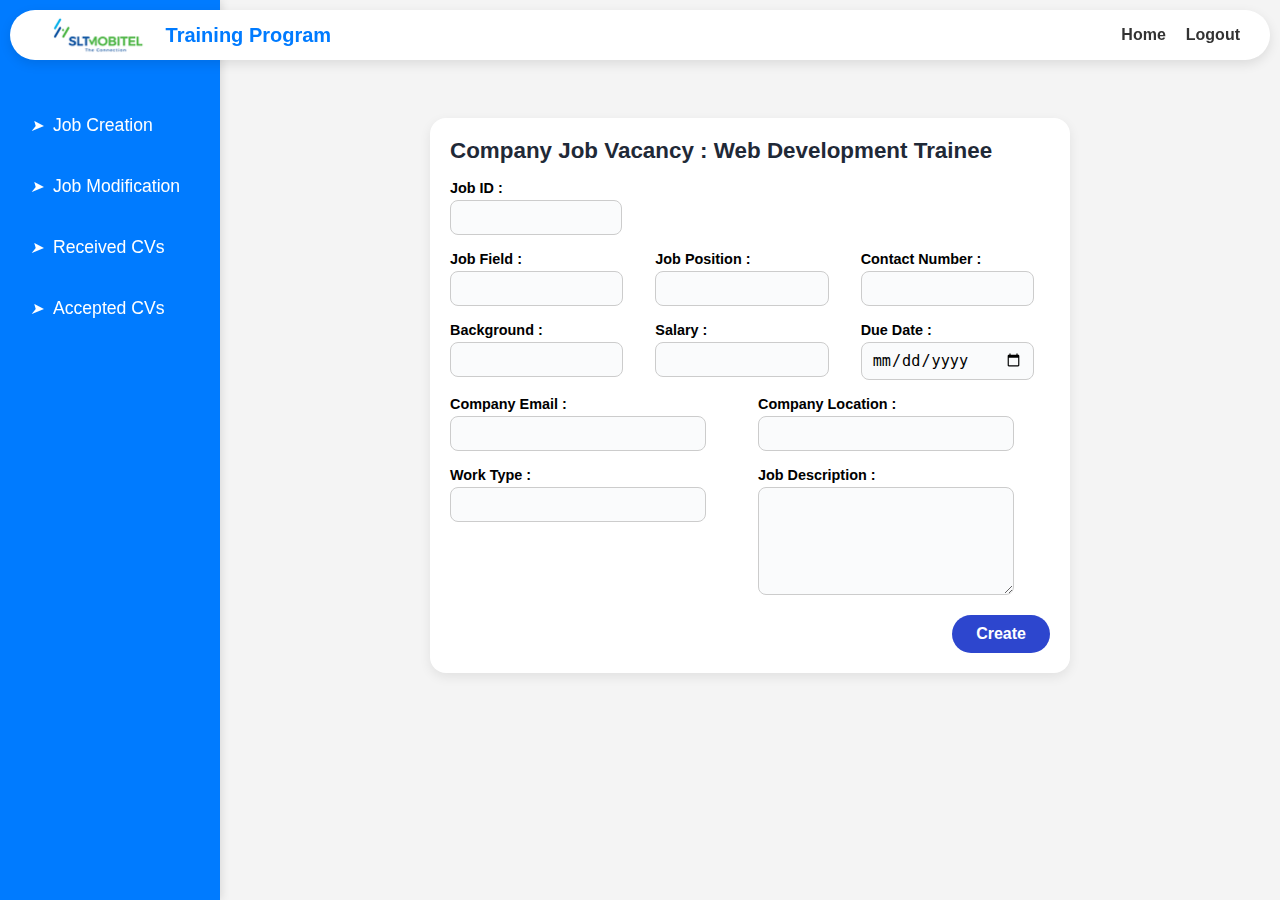
<file: vacancy.html>
<!DOCTYPE html>
<html lang="en">
<head>
  <meta charset="UTF-8" />
  <meta name="viewport" content="width=device-width, initial-scale=1.0"/>
  <title>Job Creation</title>
  <link rel="stylesheet" href="vacancy-css.css" />
</head>
<body>

  <!-- Sidebar -->
  <aside>
    <ul>
    <li><i>➤</i><a href="#" onclick="document.getElementById('main-content').innerHTML='<iframe src=&quot;job-creation.html&quot; style=&quot;width:100%; height: 700px; border: none;&quot; scrolling=&quot;no&quot;></iframe>';">Job Creation</a></li>

    <li><i>➤</i><a href="#" onclick="document.getElementById('main-content').innerHTML='<iframe src=&quot;Job-modification.html&quot; style=&quot;width:100%; height: 700px; border: none;&quot; scrolling=&quot;no&quot;></iframe>';">Job Modification</a></li>
    <li><i>➤</i><a href="#" onclick="document.getElementById('main-content').innerHTML='<iframe src=&quot;Received-CVs.html&quot; style=&quot;width:100%; height: 700px; border: none;&quot; scrolling=&quot;no&quot;></iframe>';">Received CVs</a></li>
    <li><i>➤</i><a href="#" onclick="document.getElementById('main-content').innerHTML='<iframe src=&quot;Accepted-CVs.html&quot; style=&quot;width:100%; height: 700px; border: none;&quot; scrolling=&quot;no&quot;></iframe>';">Accepted CVs</a></li>

    </ul>
  </aside>

  <!-- Header -->
  <header>
    <div class="logo-container">
      <img src="logo.png" alt="Logo" />
      <span>Training Program</span>
    </div>
    <nav>
      <ul>
        <li><a href="index.html">Home</a></li>
        <li><a href="#">Logout</a></li>
      </ul>
    </nav>
  </header>

  <!-- Main Content -->
<main id="main-content">

</main>
    <script>
      // Default load for main-content
      window.onload = function() {
      document.getElementById('main-content').innerHTML = '<iframe src="job-creation.html" style="width:100%; height: 700px; border: none;" scrolling="no"></iframe>';
      };
    </script>

</body>
</html>
</file>
<file: home.css>
body {
      margin: 0;
      font-family: 'Segoe UI', Arial, sans-serif;
      background: #f7f7f7;
      color: #222;
    }
    /* Header */
    .header {
      background: #0d1237;
      position: relative;
      margin-bottom: 60px;
    }
    .header-content {
      padding: 24px 40px 0 40px;
    }
    /* Navbar */
    .navbar {
      display: flex;
      justify-content: space-between;
      align-items: center;
      background: #fff;
      padding: 10px 30px;
      border-radius: 30px;
      position: relative;
    }
    .navbar-left {
      display: flex;
      align-items: center;
    }
    .logo {
      height: 32px;
      margin-right: 10px;
    }
    .program-title {
      font-size: 20px;
      font-weight: bold;
      color: #2362c7;
    }
    .navbar-right a {
      color: #222;
      text-decoration: none;
      margin: 0 10px;
      font-weight: 500;
    }
    .divider {
      color: #aaa;
      margin: 0 5px;
    }
    /* Banner */
    .banner {
      text-align: center;
    }
    .banner img {
      width: 540px;
      height: 200px;
      margin: 0 auto;
      display: block;
    }

/* cards */
    .container {
  display: flex;
  flex-wrap: wrap;
  gap: 20px;
  justify-content: center;
  width: 100%;
  margin: 0;
  box-sizing: border-box;
  font-family: Arial, sans-serif;
  background-color: #f4f4f9;
  padding: 40px 20px;
}

.card {
  background-color: white;
  border-radius: 10px;
  box-shadow: 0 4px 6px rgba(0, 0, 0, 0.1);
  overflow: hidden;
  width: calc((100% - 60px) / 4); /* 4 cards with 20px gap between them */
  display: flex;
  flex-direction: column;
}

.card-header {
  background-color: rgba(0, 85, 162, 1);
  color: #fff;
      font-size: 16px;
      border-radius: 12px 12px 0 0;
      padding: 50px 0 25px 0;
      text-align: center;
      margin: -28px -22px 18px -22px;
      letter-spacing: 0.5px;
      
}

.card-body {
  padding: 15px;
  line-height: 1.6;
  flex-grow: 1;
}

.card-body p {
  margin-bottom: 10px;
  text-align: left;
  font-size: 14px;
}

.card-body ul {
  list-style-position: inside;
  padding-left: 0;
  color: rgba(102, 96, 96, 1);
  font-size: 14px;
}

.card-body li {
  margin-bottom: 5px;
}

.card-footer {
  text-align: center;
  padding: 15px;
}

.apply-button {
  background-color: #2ecc71;
  color: white;
  border: none;
  padding: 10px 20px;
  border-radius: 20px;
  font-size: 14px;
  cursor: pointer;
  transition: background-color 0.3s ease;
}

.apply-button:hover {
  background-color: #27ae60;
}
  /* Footer Styles */
        .footer {
            background-color: #fafafa;
            padding: 20px 2%;
            display: flex;
            flex-wrap: wrap;
            justify-content: space-between;
            margin-top: 100px;
            
        }

        .footer-column {
            flex: 1;
            margin-bottom: 20px;
        }

        .footer h3 {
            font-size: 16px;
            margin-bottom: 20px;
            color: #333;
        }

        .footer ul {
            list-style: none;
            text-decoration: none;
            padding: 0;
        }

        .footer li {
            margin-bottom: 10px;
        }

        .footer a {
            color: #666;
            text-decoration: none;
        }

        .footer a:hover {
            text-decoration: underline;
        }

        .contact-info,
        .customer-support {
            line-height: 1.6;
        }

        .social-icons {
            display: flex;
            justify-content: flex-end;
            gap: 15px;
            cursor: pointer;
        }

        .social-icons img {
            width: 40px;
            height: 40px;
            object-fit: cover;
        }

        @media (max-width: 768px) {
            .footer {
                flex-direction: column;
                text-align: center;
            }

            .footer-column {
                margin-bottom: 30px;
                flex: unset;
            }

            .social-icons {
                justify-content: center;
                margin-top: 20px;
            }
        }
/* Responsive fallback for smaller screens */
@media (max-width: 1200px) {
  .card {
    
    width: calc((100% - 40px) / 2); /* 2 per row on medium screens */
  }
}

@media (max-width: 768px) {
  .card {
    
    width: 100%; /* Full width on small screens */
  }
}
</file>
<file: about-css.css>
body {
      margin: 20px;
      font-family: 'Segoe UI', Arial, sans-serif;
      background: #f7f7f7;
      color: #222;
    }
    /* Header */
    .header {
      position: relative;
      margin-bottom: 60px;
    }
    .header-content {
      padding: 24px 40px 0 40px;
    }
    /* Navbar */
    .navbar {
      display: flex;
      justify-content: space-between;
      align-items: center;
      background: #fff;
      padding: 10px 30px;
      border-radius: 30px;
      border-color: #222;
      border-width: 1px;
      border-style: solid;
      position: relative;
    }
    .navbar-left {
      display: flex;
      align-items: center;
    }
    .logo {
      height: 32px;
      margin-right: 10px;
    }
    .program-title {
      font-size: 20px;
      font-weight: bold;
      color: #2362c7;
    }
    .navbar-right a {
      color: #222;
      text-decoration: none;
      margin: 0 10px;
      font-weight: 500;
    }
    .divider {
      color: #aaa;
      margin: 0 5px;
    }
  
            .about-us {
            display: flex;
            gap: 40px;
            max-width: 1200px;
            margin: 0 auto;
        }

        .content {
            flex-basis: 50%;
            padding: 20px;
        }

        .team-image {
            flex-basis: 50%;
            position: relative;
            display: flex;
        }

        .team-image img {
            max-width: 100%;
            height: auto;
            border-radius: 8px;
            position: relative;
            top: 120px;
        }

      

        h1 {
            color: rgba(0, 85, 162, 1);
            font-size: 2.5em;
            margin-bottom: 20px;
        }


        .btn {
            background-color: #2962ff;
            color: white;
            padding: 12px 30px;
            border: none;
            border-radius: 25px;
            cursor: pointer;
            transition: background-color 0.3s ease;
        }

        .btn:hover {
            background-color: #1a45ff;
        }

        @media (max-width: 768px) {
            .container {
                flex-direction: column;
            }

            .content, .team-image {
                flex-basis: 100%;
            }

            .team-image {
                margin-top: 40px;
            }
        }
</file>
<file: card-css.css>
* {
  margin: 0;
  padding: 0;
  box-sizing: border-box;
}

body {
  font-family: Arial, sans-serif;
  background-color: transparent;
  align-items: center;
  justify-content: center;
  padding: 20px 20px;
 
  
}

.container {
  max-width: 1200px;
  display: flex;
  flex-wrap: wrap;
  gap: 20px;
  justify-content: space-between;
  width: 100%;
}

.card {
  background-color: white;
  border-radius: 10px;
  box-shadow: 0 4px 6px rgba(0, 0, 0, 0.1);
  overflow: hidden;
  width: calc((100% - 60px) / 4); /* 4 cards with 20px gap between them */
  display: flex;
  flex-direction: column;
}

.card-header {
  background-color: rgba(0, 85, 162, 1);
  color: #fff;
      font-size: 16px;
      border-radius: 12px 12px 0 0;
      padding: 50px 0 25px 0;
      text-align: center;
      margin: -28px -22px 18px -22px;
      letter-spacing: 0.5px;
      
}

.card-body {
  padding: 15px;
  line-height: 1.6;
  flex-grow: 1;
}

.card-body p {
  margin-bottom: 10px;
  text-align: left;
  font-size: 14px;
}

.card-body ul {
  list-style-position: inside;
  padding-left: 0;
  color: rgba(102, 96, 96, 1);
  font-size: 14px;
}

.card-body li {
  margin-bottom: 5px;
}

.card-footer {
  text-align: center;
  padding: 15px;
}

.apply-button {
  background-color: #2ecc71;
  color: white;
  border: none;
  padding: 10px 20px;
  border-radius: 20px;
  font-size: 14px;
  cursor: pointer;
  transition: background-color 0.3s ease;
}

.apply-button:hover {
  background-color: #27ae60;
}
.check-button {
  background-color: #3498db;
  color: white;
  border: none;
  padding: 10px 20px;
  border-radius: 20px;
  margin-top: 20px;
  font-size: 14px;
  cursor: pointer;
  transition: background-color 0.3s ease;
  display: flex;
  margin-left: 500px;
  margin-right: auto;
}

/* Responsive fallback for smaller screens */
@media (max-width: 1200px) {
  .card {
    width: calc((100% - 40px) / 2); /* 2 per row on medium screens */
  }
}

@media (max-width: 768px) {
  .card {
    width: 100%; /* Full width on small screens */
  }
}
</file>
<file: login_css.css>
body {
    margin: 0;
    padding: 0;
    background-color: #fff;
    font-family: Arial, sans-serif;
  }
  
  .container {
    display: flex;
    justify-content: center;
    align-items: center;
    height: 100vh;
  }
  
  .card {
    display: flex;
    width: 700px;
    height: 450px;
    background-color: white;
    border-radius: 20px;
    box-shadow: 0 4px 20px rgba(0, 0, 0, 0.1);
    overflow: hidden;
    padding: 20px;
  }
  
  .left-panel {
    width: 40%;
    background-color: #0055a5;
    color: white;
    padding: 40px;
    display: flex;
    flex-direction: column;
    border-radius: 20px;
    justify-content: center;
  }
  
  .left-panel h2 {
    margin-bottom: 30px;
    font-size: 28px;
  }
  
  form {
    display: flex;
    flex-direction: column;
  }
  
  form label {
    margin-bottom: 5px;
    font-size: 14px;
  }
  
  form input {
    margin-bottom: 20px;
    padding: 10px;
    border: none;
    border-radius: 20px;
    outline: none;
  }
  
  .signin-btn {
    background-color: white;
    color: #0055a5;
    padding: 10px;
    font-weight: bold;
    border: none;
    border-radius: 20px;
    cursor: pointer;
    margin-bottom: 20px;
  }
  
  .signup-link {
    font-size: 14px;
    color: #fff;
  }
  
  .signup-link a {
    font-weight: bold;
    color: #fff;
    text-decoration: none;
  }
  
    .or-divider {
      display: flex;
      align-items: center;
      width: 100%;
      max-width: 400px;
      color: white;
      font-weight: bold;
      margin-bottom: 10px;
    }

    .line {
      flex: 1;
      height: 2px;
      background-color: white;
      opacity: 0.8;
    }

    .or-text {
      margin: 0 15px;
      white-space: nowrap;
    }
  
        .social-buttons { display: flex; gap: 20px;justify-content: center; }
        .social-button {
            display: flex;
             align-items: center;
              justify-content: center;
            width: 45px;
              background: #fff;
               border-radius: 30%;
            box-shadow: 0 2px 4px rgba(0,0,0,0.2); cursor: pointer;
            transition: transform 0.2s;
        }
        .social-button:hover { transform: scale(1.05); }
        .social-button img { width: 50px; height: 50px; }
        .facebook { background: #0081ff; }
        .google img { border-radius: 15px; width: 45px; }

 
  
  .right-panel {
    width: 60%;
    display: flex;
    justify-content: center;
    align-items: center;
    background-color: #fff;
  }
  
  .right-panel img {
    max-width: 100%;
    height: auto;
  }
</file>
<file: signup_css.css>
body {
      background: #f5f8fd;
      font-family: Arial, sans-serif;
      margin: 0;
      padding: 0;
    }
    .container {
      display: flex;
      justify-content: center;
      align-items: center;
      height: 100vh;
    }
    .card {
      display: flex;
      background: #fff;
      border-radius: 28px;
      box-shadow: 0 8px 24px rgba(0,0,0,0.08);
      overflow: hidden;
      min-width: 800px;
      max-width: 90vw;
      padding: 20px;
    }
    .left-panel {
      width: 40%;
    }
    .right-panel {
      width: 60%;
      flex: 1.2;
      background: #0a5cb2;
      border-radius: 28px;
      box-shadow: 0 8px 24px rgba(0,0,0,0.08);
      padding: 32px;
      position: relative;
      color: #fff;
      display: flex;
      flex-direction: column;
      justify-content: center;
      
    }
    .right-panel h2 {
      font-size: 2.3em;
      margin-bottom: 32px;
      font-weight: bold;
      letter-spacing: 1px;
    }
    .form-row {
      display: flex;
      align-items: center;
      margin-bottom: 22px;
    }
    .right-panel label {
      flex: 1.2;
      font-size: 1;
      margin-right: 18px;
      font-weight: 500;
    }
    .right-panel input {
      flex: 2;
      padding: 11px 18px;
      border: none;
      border-radius: 22px;
      font-size: 1.08em;
      outline: none;
      background: #fff;
      color: #222;
      margin-left: 8px;
      transition: box-shadow 0.2s;
    }
    .right-panel input:focus {
      box-shadow: 0 0 0 2px #0a5cb2;
    }
    .divider {
      border-left: 2px solid #fff;
      height: 240px;
      position: absolute;
      left: 38%;
      top: 140px;
      z-index: 1;
      opacity: 0.3;
    }
    .submit-btn {
      margin-top: 16px;
      background: #fff;
      color: #0a5cb2;
      border: none;
      border-radius: 20px;
      padding: 12px 0;
      width: 120px;
      font-size: 1.15em;
      font-weight: bold;
      cursor: pointer;
      transition: background 0.2s;
      box-shadow: 0 2px 8px rgba(0,0,0,0.06);
      display: block;
      margin-left: auto;
    }
    .submit-btn:hover {
      background: #e6e6e6;
    }
    @media (max-width: 900px) {
      .container {
        flex-direction: column;
      }
   
      
    }
</file>
<file: vacancy-css.css>
:root {
      --primary: #007bff;
      --bg-light: #f4f4f4;
      --white: #ffffff;
    }

    * {
      margin: 0;
      padding: 0;
      box-sizing: border-box;
    }

    body {
      font-family: 'Segoe UI', Tahoma, Geneva, Verdana, sans-serif;
      background-color: var(--bg-light);
      display: flex;
    }

    /* Sidebar */
    aside {
      width: 220px;
      background-color: var(--primary);
      height: 100vh;
      position: fixed;
      top: 0;
      left: 0;
      padding-top: 100px;
      color: var(--white);
      box-shadow: 2px 0 8px rgba(0, 0, 0, 0.1);
    }

    aside ul {
      list-style: none;
      padding: 0 20px;
    }

    aside ul li {
      padding: 15px 10px;
      font: 1.1em 'Segoe UI', sans-serif;
      border-radius: 8px;
      margin-bottom: 10px;
      display: flex;
      align-items: center;
      cursor: pointer;
      transition: background 0.3s;
    }

    aside ul li:hover {
      background-color: rgba(255, 255, 255, 0.2);
    }

    aside ul li i {
      margin-right: 10px;
      font-size: 16px;
    }

    /* Header */
    header {
      position: fixed;
      top: 10px;
      left: 10px;
      right: 10px;
      height: 50px;
      background-color: var(--white);
      display: flex;
      justify-content: space-between;
      align-items: center;
      padding: 0 30px;
      border-radius: 30px;
      box-shadow: 0 4px 12px rgba(0, 0, 0, 0.1);
      z-index: 10;
    }

    .logo-container {
      display: flex;
      align-items: center;
    }

    .logo-container img {
      height: 40px;
      margin-right: 10px;
    }

    .logo-container span {
      font-size: 20px;
      font-weight: bold;
      color: var(--primary);
    }

    header nav ul {
      list-style: none;
      display: flex;
    }

    header nav ul li {
      margin-left: 20px;
    }

    header nav ul li a {
      text-decoration: none;
      font-weight: 600;
      color: #333;
    }

    /* Main Content */
    main {
      margin-left: 220px;
      padding: 80px 40px 40px;
      flex: 1;
    }

    aside ul li a {
      color: var(--white);
      text-decoration: none;
    }
    

    /* Responsive */
    @media (max-width: 768px) {
      aside {
        display: none;
      }

      header {
        left: 0;
      }

      main {
        margin-left: 0;
        padding: 100px 20px 40px;
      }

      .half {
        width: 100%;
        margin-right: 0;
        margin-bottom: 20px;
      }
    }
</file>
